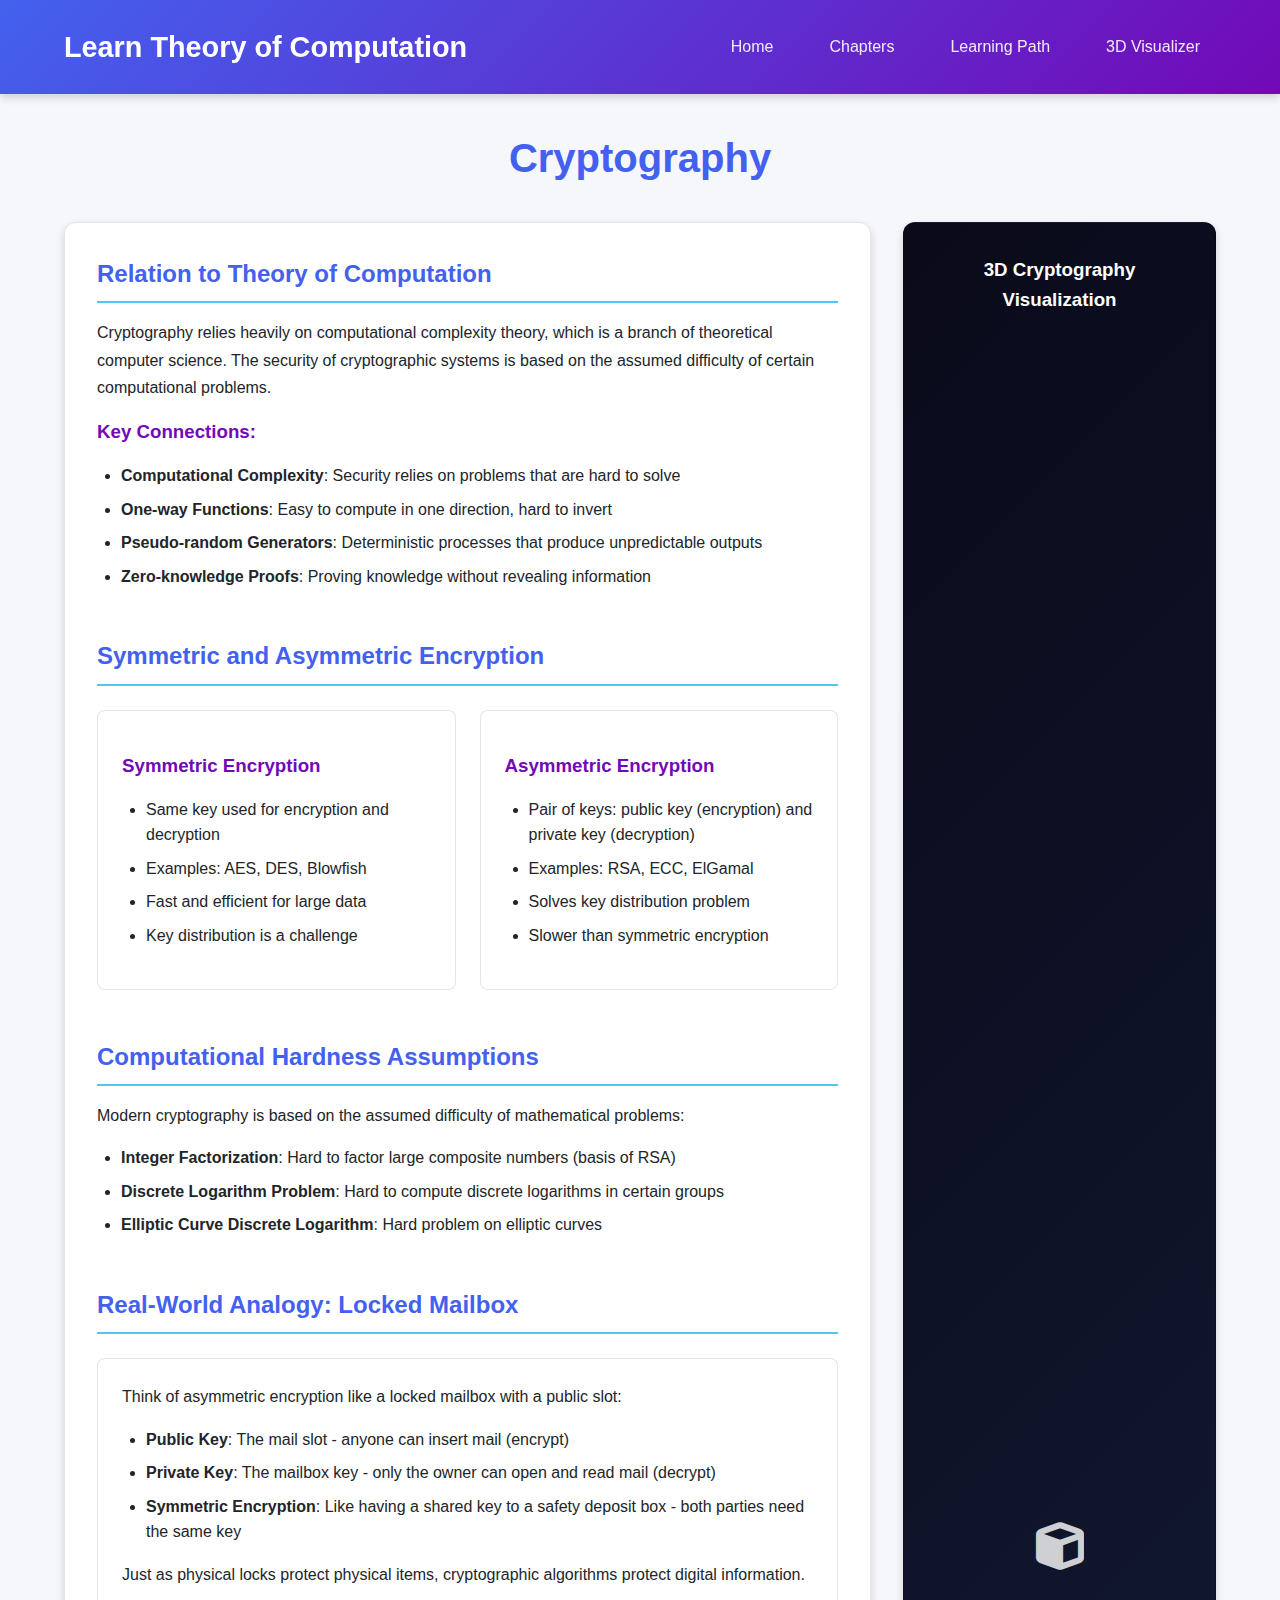
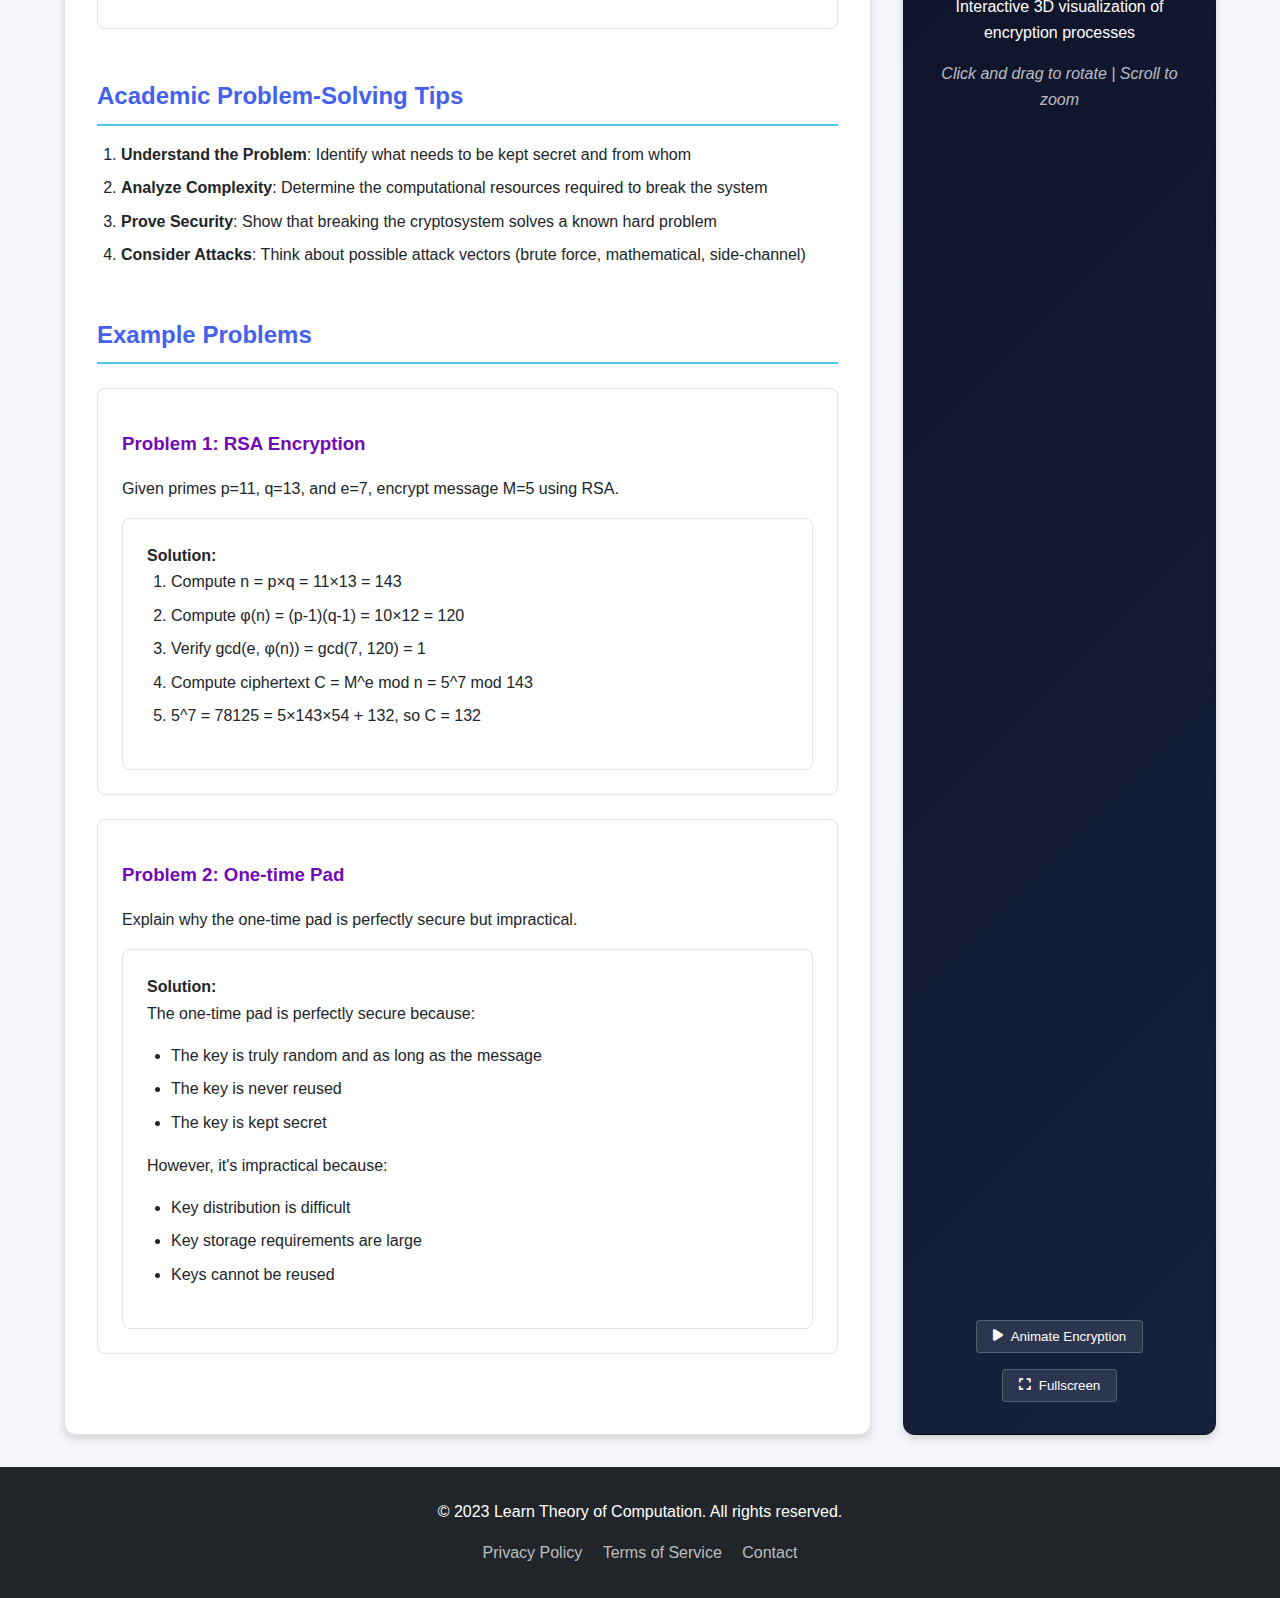
<file: content/cryptography.html>
<!DOCTYPE html>
<html lang="en">
<head>
    <meta charset="UTF-8">
    <meta name="viewport" content="width=device-width, initial-scale=1.0">
    <title>Cryptography - Theory of Computation</title>
    <link rel="stylesheet" href="../css/styles.css">
    <link rel="stylesheet" href="https://cdnjs.cloudflare.com/ajax/libs/font-awesome/6.4.0/css/all.min.css">
</head>
<body>
    <header>
        <div class="container">
            <h1><a href="../index.html" style="color: white; text-decoration: none;">Learn Theory of Computation</a></h1>
            <nav>
                <ul>
                    <li><a href="../index.html">Home</a></li>
                    <li><a href="../index.html#chapters">Chapters</a></li>
                    <li><a href="../index.html#learning-path">Learning Path</a></li>
                    <li><a href="../index.html#visualizer">3D Visualizer</a></li>
                </ul>
            </nav>
        </div>
    </header>

    <main class="topic-content">
        <section class="container">
            <h1>Cryptography</h1>
            
            <div class="content-layout">
                <div class="content-panel">
                    <div class="topic-section">
                        <h2>Relation to Theory of Computation</h2>
                        <p>Cryptography relies heavily on computational complexity theory, which is a branch of theoretical computer science. The security of cryptographic systems is based on the assumed difficulty of certain computational problems.</p>
                        
                        <h3>Key Connections:</h3>
                        <ul>
                            <li><strong>Computational Complexity</strong>: Security relies on problems that are hard to solve</li>
                            <li><strong>One-way Functions</strong>: Easy to compute in one direction, hard to invert</li>
                            <li><strong>Pseudo-random Generators</strong>: Deterministic processes that produce unpredictable outputs</li>
                            <li><strong>Zero-knowledge Proofs</strong>: Proving knowledge without revealing information</li>
                        </ul>
                    </div>

                    <div class="topic-section">
                        <h2>Symmetric and Asymmetric Encryption</h2>
                        
                        <div class="crypto-types">
                            <div class="crypto-type">
                                <h3>Symmetric Encryption</h3>
                                <ul>
                                    <li>Same key used for encryption and decryption</li>
                                    <li>Examples: AES, DES, Blowfish</li>
                                    <li>Fast and efficient for large data</li>
                                    <li>Key distribution is a challenge</li>
                                </ul>
                            </div>
                            
                            <div class="crypto-type">
                                <h3>Asymmetric Encryption</h3>
                                <ul>
                                    <li>Pair of keys: public key (encryption) and private key (decryption)</li>
                                    <li>Examples: RSA, ECC, ElGamal</li>
                                    <li>Solves key distribution problem</li>
                                    <li>Slower than symmetric encryption</li>
                                </ul>
                            </div>
                        </div>
                    </div>

                    <div class="topic-section">
                        <h2>Computational Hardness Assumptions</h2>
                        <p>Modern cryptography is based on the assumed difficulty of mathematical problems:</p>
                        <ul>
                            <li><strong>Integer Factorization</strong>: Hard to factor large composite numbers (basis of RSA)</li>
                            <li><strong>Discrete Logarithm Problem</strong>: Hard to compute discrete logarithms in certain groups</li>
                            <li><strong>Elliptic Curve Discrete Logarithm</strong>: Hard problem on elliptic curves</li>
                        </ul>
                    </div>

                    <div class="topic-section">
                        <h2>Real-World Analogy: Locked Mailbox</h2>
                        <div class="analogy">
                            <p>Think of asymmetric encryption like a locked mailbox with a public slot:</p>
                            <ul>
                                <li><strong>Public Key</strong>: The mail slot - anyone can insert mail (encrypt)</li>
                                <li><strong>Private Key</strong>: The mailbox key - only the owner can open and read mail (decrypt)</li>
                                <li><strong>Symmetric Encryption</strong>: Like having a shared key to a safety deposit box - both parties need the same key</li>
                            </ul>
                            <p>Just as physical locks protect physical items, cryptographic algorithms protect digital information.</p>
                        </div>
                    </div>

                    <div class="topic-section">
                        <h2>Academic Problem-Solving Tips</h2>
                        <ol>
                            <li><strong>Understand the Problem</strong>: Identify what needs to be kept secret and from whom</li>
                            <li><strong>Analyze Complexity</strong>: Determine the computational resources required to break the system</li>
                            <li><strong>Prove Security</strong>: Show that breaking the cryptosystem solves a known hard problem</li>
                            <li><strong>Consider Attacks</strong>: Think about possible attack vectors (brute force, mathematical, side-channel)</li>
                        </ol>
                    </div>

                    <div class="topic-section">
                        <h2>Example Problems</h2>
                        <div class="problem">
                            <h3>Problem 1: RSA Encryption</h3>
                            <p>Given primes p=11, q=13, and e=7, encrypt message M=5 using RSA.</p>
                            <div class="solution">
                                <h4>Solution:</h4>
                                <ol>
                                    <li>Compute n = p×q = 11×13 = 143</li>
                                    <li>Compute φ(n) = (p-1)(q-1) = 10×12 = 120</li>
                                    <li>Verify gcd(e, φ(n)) = gcd(7, 120) = 1</li>
                                    <li>Compute ciphertext C = M^e mod n = 5^7 mod 143</li>
                                    <li>5^7 = 78125 = 5×143×54 + 132, so C = 132</li>
                                </ol>
                            </div>
                        </div>
                        
                        <div class="problem">
                            <h3>Problem 2: One-time Pad</h3>
                            <p>Explain why the one-time pad is perfectly secure but impractical.</p>
                            <div class="solution">
                                <h4>Solution:</h4>
                                <p>The one-time pad is perfectly secure because:
                                    <ul>
                                        <li>The key is truly random and as long as the message</li>
                                        <li>The key is never reused</li>
                                        <li>The key is kept secret</li>
                                    </ul>
                                </p>
                                <p>However, it's impractical because:
                                    <ul>
                                        <li>Key distribution is difficult</li>
                                        <li>Key storage requirements are large</li>
                                        <li>Keys cannot be reused</li>
                                    </ul>
                                </p>
                            </div>
                        </div>
                    </div>
                </div>
                
                <div class="visualization-panel">
                    <h3>3D Cryptography Visualization</h3>
                    <div class="visualization-placeholder">
                        <i class="fas fa-cube fa-3x"></i>
                        <p>Interactive 3D visualization of encryption processes</p>
                        <p class="instructions">Click and drag to rotate | Scroll to zoom</p>
                    </div>
                    <div class="visualization-controls">
                        <button class="control-btn"><i class="fas fa-play"></i> Animate Encryption</button>
                        <button class="control-btn"><i class="fas fa-expand"></i> Fullscreen</button>
                    </div>
                </div>
            </div>
        </section>
    </main>

    <footer>
        <div class="container">
            <p>&copy; 2023 Learn Theory of Computation. All rights reserved.</p>
            <div class="footer-links">
                <a href="#">Privacy Policy</a>
                <a href="#">Terms of Service</a>
                <a href="#">Contact</a>
            </div>
        </div>
    </footer>

    <script src="../js/main.js"></script>
</body>
</html>
</file>
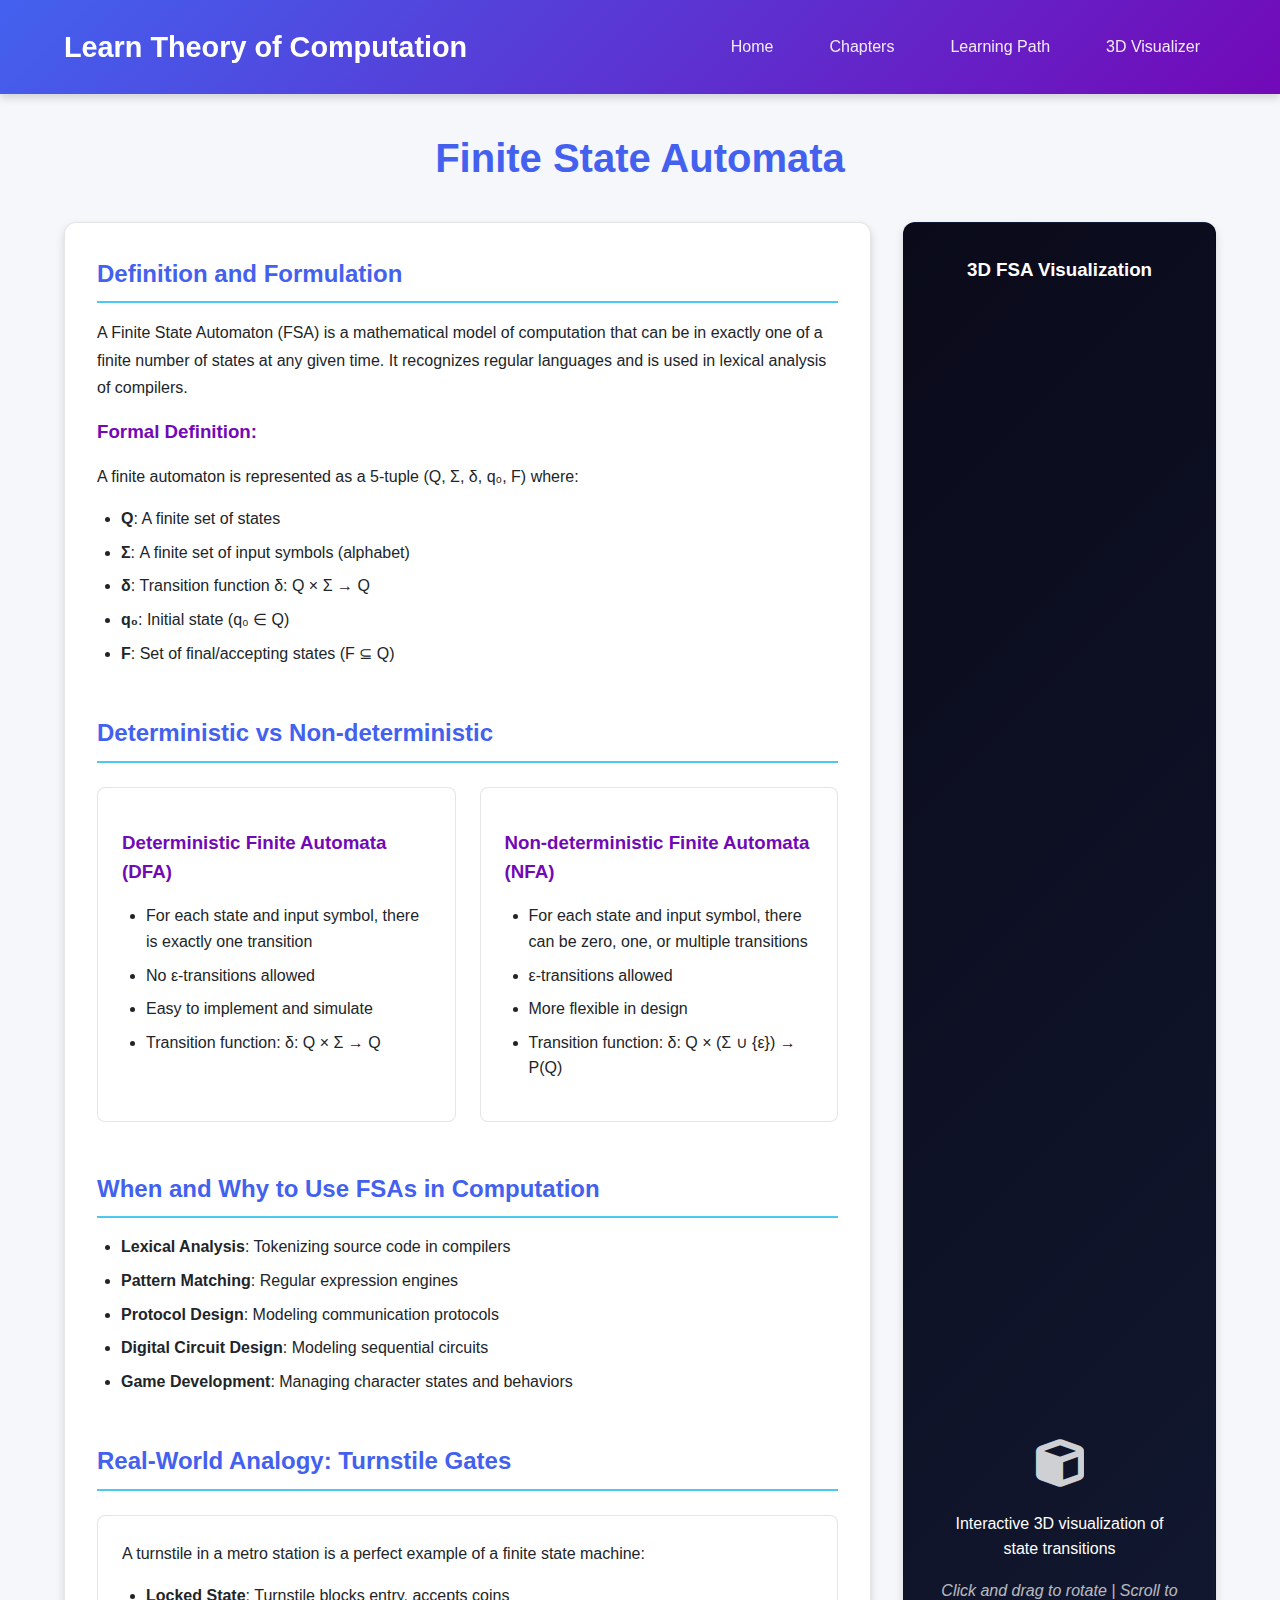
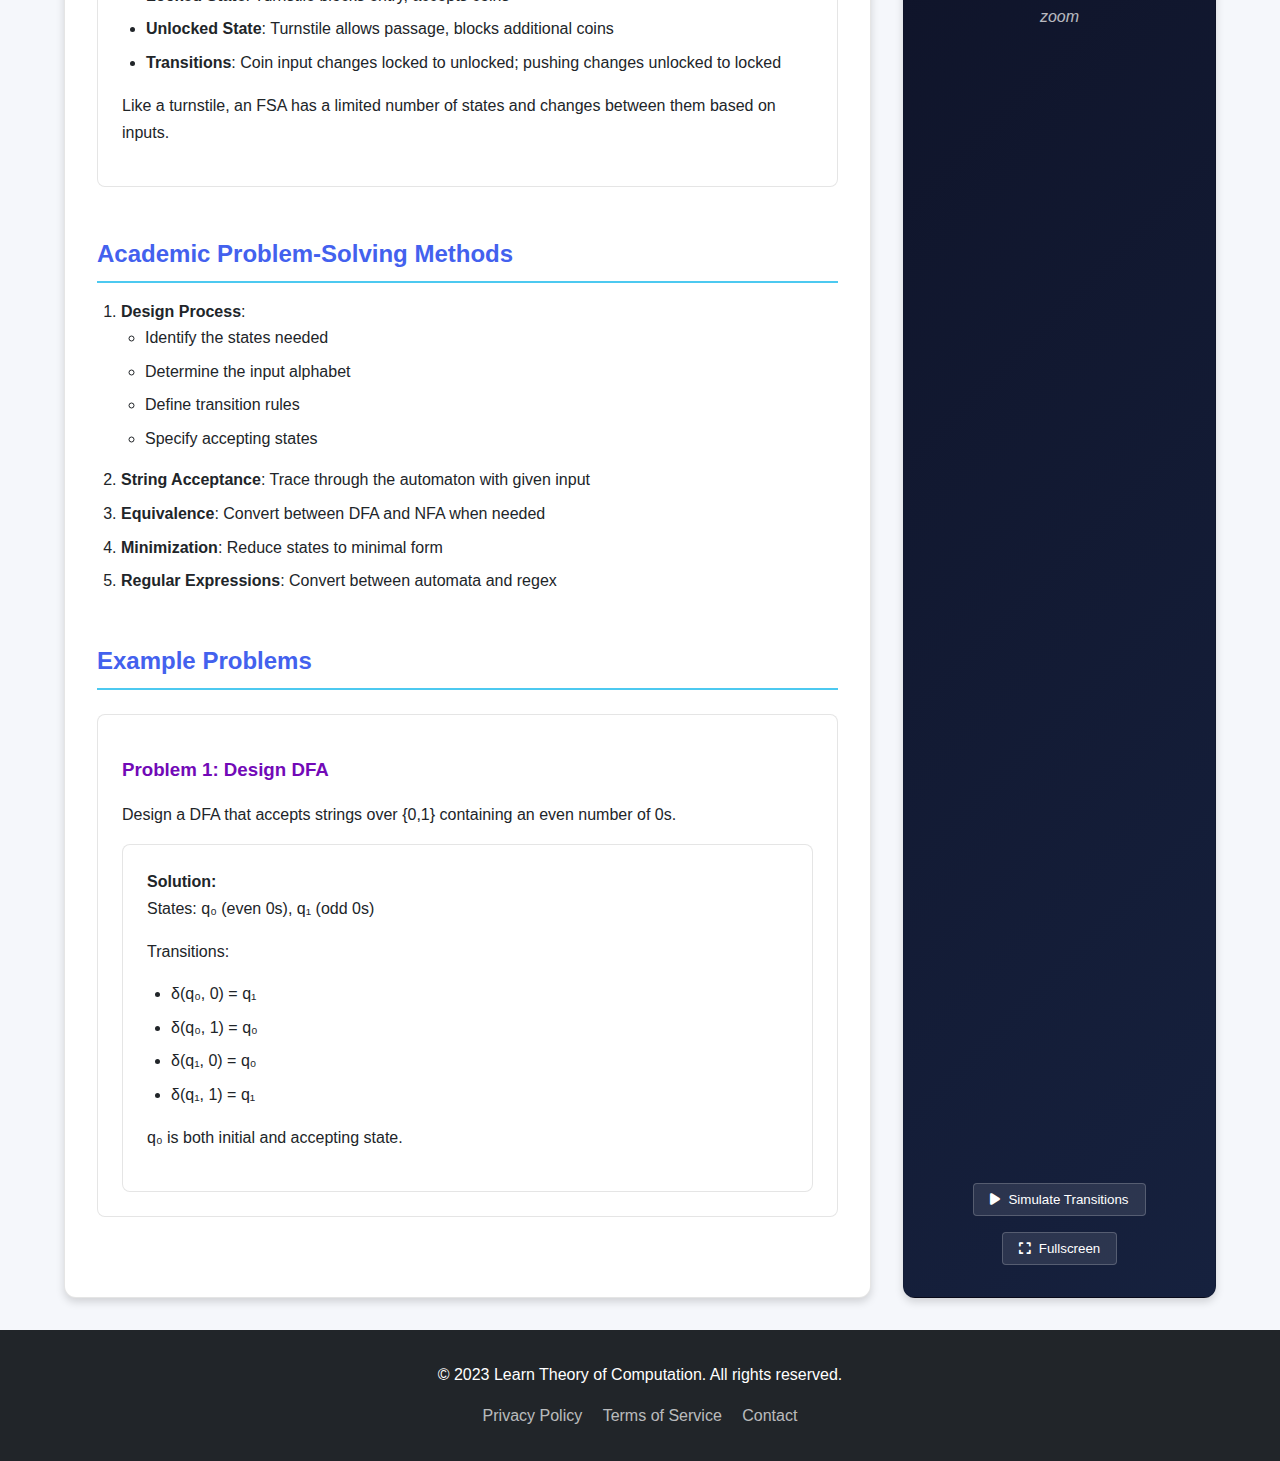
<file: content/fsa.html>
<!DOCTYPE html>
<html lang="en">
<head>
    <meta charset="UTF-8">
    <meta name="viewport" content="width=device-width, initial-scale=1.0">
    <title>Finite State Automata - Theory of Computation</title>
    <link rel="stylesheet" href="../css/styles.css">
    <link rel="stylesheet" href="https://cdnjs.cloudflare.com/ajax/libs/font-awesome/6.4.0/css/all.min.css">
</head>
<body>
    <header>
        <div class="container">
            <h1><a href="../index.html" style="color: white; text-decoration: none;">Learn Theory of Computation</a></h1>
            <nav>
                <ul>
                    <li><a href="../index.html">Home</a></li>
                    <li><a href="../index.html#chapters">Chapters</a></li>
                    <li><a href="../index.html#learning-path">Learning Path</a></li>
                    <li><a href="../index.html#visualizer">3D Visualizer</a></li>
                </ul>
            </nav>
        </div>
    </header>

    <main class="topic-content">
        <section class="container">
            <h1>Finite State Automata</h1>
            
            <div class="content-layout">
                <div class="content-panel">
                    <div class="topic-section">
                        <h2>Definition and Formulation</h2>
                        <p>A Finite State Automaton (FSA) is a mathematical model of computation that can be in exactly one of a finite number of states at any given time. It recognizes regular languages and is used in lexical analysis of compilers.</p>
                        
                        <h3>Formal Definition:</h3>
                        <p>A finite automaton is represented as a 5-tuple (Q, Σ, δ, q₀, F) where:</p>
                        <ul>
                            <li><strong>Q</strong>: A finite set of states</li>
                            <li><strong>Σ</strong>: A finite set of input symbols (alphabet)</li>
                            <li><strong>δ</strong>: Transition function δ: Q × Σ → Q</li>
                            <li><strong>q₀</strong>: Initial state (q₀ ∈ Q)</li>
                            <li><strong>F</strong>: Set of final/accepting states (F ⊆ Q)</li>
                        </ul>
                    </div>

                    <div class="topic-section">
                        <h2>Deterministic vs Non-deterministic</h2>
                        
                        <div class="fsa-types">
                            <div class="fsa-type">
                                <h3>Deterministic Finite Automata (DFA)</h3>
                                <ul>
                                    <li>For each state and input symbol, there is exactly one transition</li>
                                    <li>No ε-transitions allowed</li>
                                    <li>Easy to implement and simulate</li>
                                    <li>Transition function: δ: Q × Σ → Q</li>
                                </ul>
                            </div>
                            
                            <div class="fsa-type">
                                <h3>Non-deterministic Finite Automata (NFA)</h3>
                                <ul>
                                    <li>For each state and input symbol, there can be zero, one, or multiple transitions</li>
                                    <li>ε-transitions allowed</li>
                                    <li>More flexible in design</li>
                                    <li>Transition function: δ: Q × (Σ ∪ {ε}) → P(Q)</li>
                                </ul>
                            </div>
                        </div>
                    </div>

                    <div class="topic-section">
                        <h2>When and Why to Use FSAs in Computation</h2>
                        <ul>
                            <li><strong>Lexical Analysis</strong>: Tokenizing source code in compilers</li>
                            <li><strong>Pattern Matching</strong>: Regular expression engines</li>
                            <li><strong>Protocol Design</strong>: Modeling communication protocols</li>
                            <li><strong>Digital Circuit Design</strong>: Modeling sequential circuits</li>
                            <li><strong>Game Development</strong>: Managing character states and behaviors</li>
                        </ul>
                    </div>

                    <div class="topic-section">
                        <h2>Real-World Analogy: Turnstile Gates</h2>
                        <div class="analogy">
                            <p>A turnstile in a metro station is a perfect example of a finite state machine:</p>
                            <ul>
                                <li><strong>Locked State</strong>: Turnstile blocks entry, accepts coins</li>
                                <li><strong>Unlocked State</strong>: Turnstile allows passage, blocks additional coins</li>
                                <li><strong>Transitions</strong>: Coin input changes locked to unlocked; pushing changes unlocked to locked</li>
                            </ul>
                            <p>Like a turnstile, an FSA has a limited number of states and changes between them based on inputs.</p>
                        </div>
                    </div>

                    <div class="topic-section">
                        <h2>Academic Problem-Solving Methods</h2>
                        <ol>
                            <li><strong>Design Process</strong>:
                                <ul>
                                    <li>Identify the states needed</li>
                                    <li>Determine the input alphabet</li>
                                    <li>Define transition rules</li>
                                    <li>Specify accepting states</li>
                                </ul>
                            </li>
                            <li><strong>String Acceptance</strong>: Trace through the automaton with given input</li>
                            <li><strong>Equivalence</strong>: Convert between DFA and NFA when needed</li>
                            <li><strong>Minimization</strong>: Reduce states to minimal form</li>
                            <li><strong>Regular Expressions</strong>: Convert between automata and regex</li>
                        </ol>
                    </div>

                    <div class="topic-section">
                        <h2>Example Problems</h2>
                        <div class="problem">
                            <h3>Problem 1: Design DFA</h3>
                            <p>Design a DFA that accepts strings over {0,1} containing an even number of 0s.</p>
                            <div class="solution">
                                <h4>Solution:</h4>
                                <p>States: q₀ (even 0s), q₁ (odd 0s)</p>
                                <p>Transitions: 
                                    <ul>
                                        <li>δ(q₀, 0) = q₁</li>
                                        <li>δ(q₀, 1) = q₀</li>
                                        <li>δ(q₁, 0) = q₀</li>
                                        <li>δ(q₁, 1) = q₁</li>
                                    </ul>
                                </p>
                                <p>q₀ is both initial and accepting state.</p>
                            </div>
                        </div>
                    </div>
                </div>
                
                <div class="visualization-panel">
                    <h3>3D FSA Visualization</h3>
                    <div class="visualization-placeholder">
                        <i class="fas fa-cube fa-3x"></i>
                        <p>Interactive 3D visualization of state transitions</p>
                        <p class="instructions">Click and drag to rotate | Scroll to zoom</p>
                    </div>
                    <div class="visualization-controls">
                        <button class="control-btn"><i class="fas fa-play"></i> Simulate Transitions</button>
                        <button class="control-btn"><i class="fas fa-expand"></i> Fullscreen</button>
                    </div>
                </div>
            </div>
        </section>
    </main>

    <footer>
        <div class="container">
            <p>&copy; 2023 Learn Theory of Computation. All rights reserved.</p>
            <div class="footer-links">
                <a href="#">Privacy Policy</a>
                <a href="#">Terms of Service</a>
                <a href="#">Contact</a>
            </div>
        </div>
    </footer>

    <script src="../js/main.js"></script>
</body>
</html>
</file>
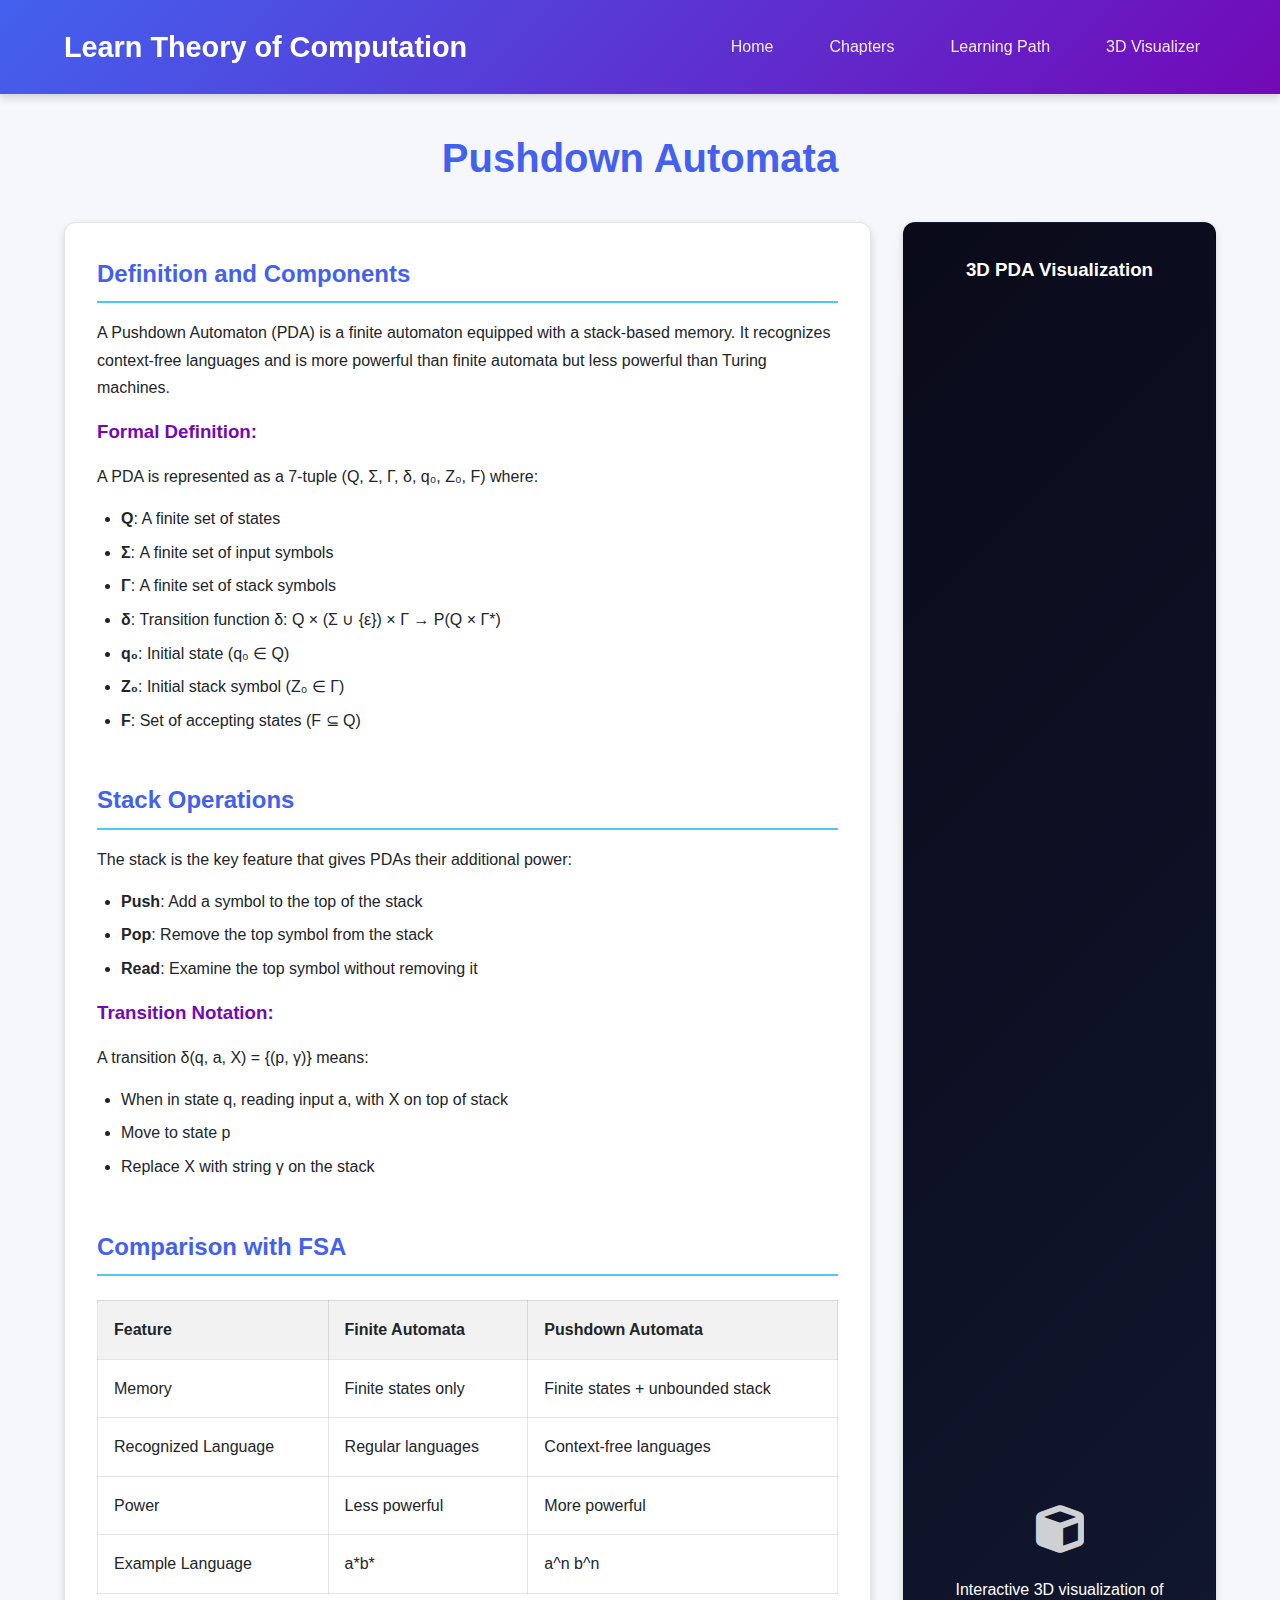
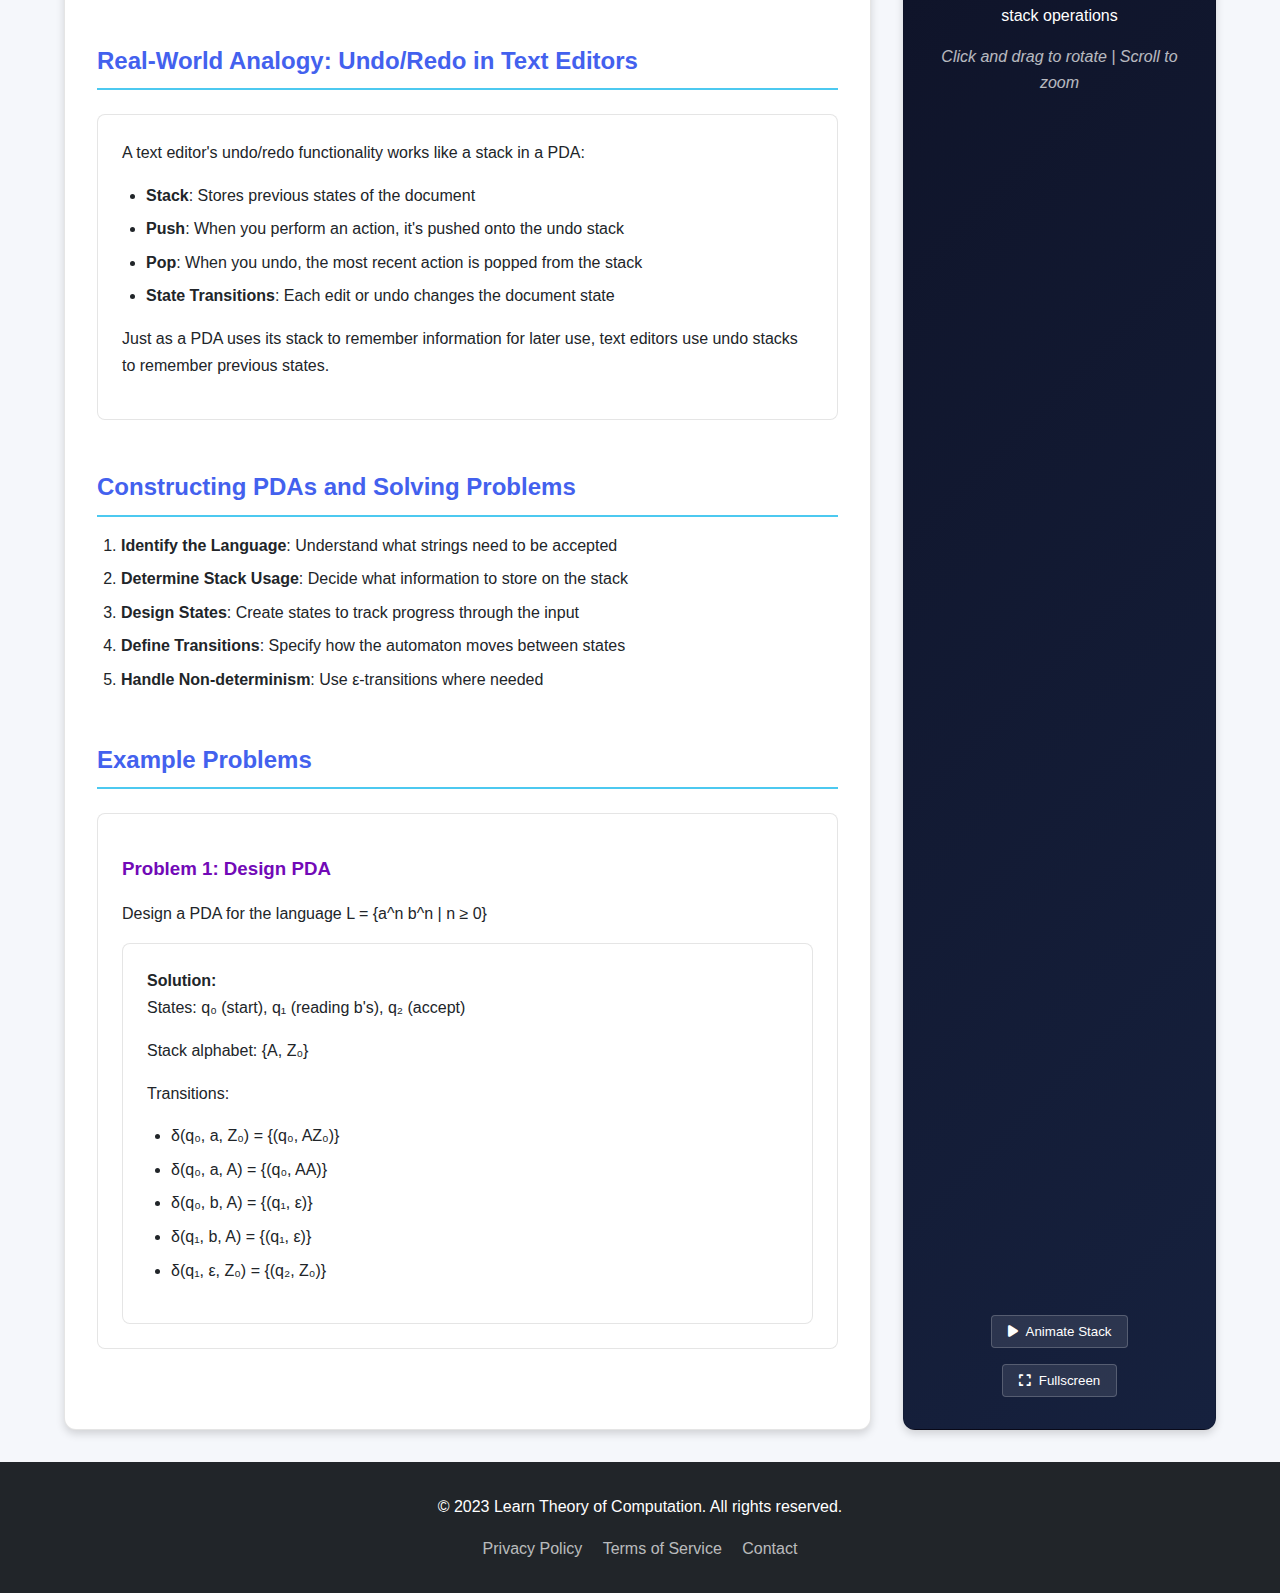
<file: content/pda.html>
<!DOCTYPE html>
<html lang="en">
<head>
    <meta charset="UTF-8">
    <meta name="viewport" content="width=device-width, initial-scale=1.0">
    <title>Pushdown Automata - Theory of Computation</title>
    <link rel="stylesheet" href="../css/styles.css">
    <link rel="stylesheet" href="https://cdnjs.cloudflare.com/ajax/libs/font-awesome/6.4.0/css/all.min.css">
</head>
<body>
    <header>
        <div class="container">
            <h1><a href="../index.html" style="color: white; text-decoration: none;">Learn Theory of Computation</a></h1>
            <nav>
                <ul>
                    <li><a href="../index.html">Home</a></li>
                    <li><a href="../index.html#chapters">Chapters</a></li>
                    <li><a href="../index.html#learning-path">Learning Path</a></li>
                    <li><a href="../index.html#visualizer">3D Visualizer</a></li>
                </ul>
            </nav>
        </div>
    </header>

    <main class="topic-content">
        <section class="container">
            <h1>Pushdown Automata</h1>
            
            <div class="content-layout">
                <div class="content-panel">
                    <div class="topic-section">
                        <h2>Definition and Components</h2>
                        <p>A Pushdown Automaton (PDA) is a finite automaton equipped with a stack-based memory. It recognizes context-free languages and is more powerful than finite automata but less powerful than Turing machines.</p>
                        
                        <h3>Formal Definition:</h3>
                        <p>A PDA is represented as a 7-tuple (Q, Σ, Γ, δ, q₀, Z₀, F) where:</p>
                        <ul>
                            <li><strong>Q</strong>: A finite set of states</li>
                            <li><strong>Σ</strong>: A finite set of input symbols</li>
                            <li><strong>Γ</strong>: A finite set of stack symbols</li>
                            <li><strong>δ</strong>: Transition function δ: Q × (Σ ∪ {ε}) × Γ → P(Q × Γ*)</li>
                            <li><strong>q₀</strong>: Initial state (q₀ ∈ Q)</li>
                            <li><strong>Z₀</strong>: Initial stack symbol (Z₀ ∈ Γ)</li>
                            <li><strong>F</strong>: Set of accepting states (F ⊆ Q)</li>
                        </ul>
                    </div>

                    <div class="topic-section">
                        <h2>Stack Operations</h2>
                        <p>The stack is the key feature that gives PDAs their additional power:</p>
                        <ul>
                            <li><strong>Push</strong>: Add a symbol to the top of the stack</li>
                            <li><strong>Pop</strong>: Remove the top symbol from the stack</li>
                            <li><strong>Read</strong>: Examine the top symbol without removing it</li>
                        </ul>
                        
                        <h3>Transition Notation:</h3>
                        <p>A transition δ(q, a, X) = {(p, γ)} means:</p>
                        <ul>
                            <li>When in state q, reading input a, with X on top of stack</li>
                            <li>Move to state p</li>
                            <li>Replace X with string γ on the stack</li>
                        </ul>
                    </div>

                    <div class="topic-section">
                        <h2>Comparison with FSA</h2>
                        <table>
                            <tr>
                                <th>Feature</th>
                                <th>Finite Automata</th>
                                <th>Pushdown Automata</th>
                            </tr>
                            <tr>
                                <td>Memory</td>
                                <td>Finite states only</td>
                                <td>Finite states + unbounded stack</td>
                            </tr>
                            <tr>
                                <td>Recognized Language</td>
                                <td>Regular languages</td>
                                <td>Context-free languages</td>
                            </tr>
                            <tr>
                                <td>Power</td>
                                <td>Less powerful</td>
                                <td>More powerful</td>
                            </tr>
                            <tr>
                                <td>Example Language</td>
                                <td>a*b*</td>
                                <td>a^n b^n</td>
                            </tr>
                        </table>
                    </div>

                    <div class="topic-section">
                        <h2>Real-World Analogy: Undo/Redo in Text Editors</h2>
                        <div class="analogy">
                            <p>A text editor's undo/redo functionality works like a stack in a PDA:</p>
                            <ul>
                                <li><strong>Stack</strong>: Stores previous states of the document</li>
                                <li><strong>Push</strong>: When you perform an action, it's pushed onto the undo stack</li>
                                <li><strong>Pop</strong>: When you undo, the most recent action is popped from the stack</li>
                                <li><strong>State Transitions</strong>: Each edit or undo changes the document state</li>
                            </ul>
                            <p>Just as a PDA uses its stack to remember information for later use, text editors use undo stacks to remember previous states.</p>
                        </div>
                    </div>

                    <div class="topic-section">
                        <h2>Constructing PDAs and Solving Problems</h2>
                        <ol>
                            <li><strong>Identify the Language</strong>: Understand what strings need to be accepted</li>
                            <li><strong>Determine Stack Usage</strong>: Decide what information to store on the stack</li>
                            <li><strong>Design States</strong>: Create states to track progress through the input</li>
                            <li><strong>Define Transitions</strong>: Specify how the automaton moves between states</li>
                            <li><strong>Handle Non-determinism</strong>: Use ε-transitions where needed</li>
                        </ol>
                    </div>

                    <div class="topic-section">
                        <h2>Example Problems</h2>
                        <div class="problem">
                            <h3>Problem 1: Design PDA</h3>
                            <p>Design a PDA for the language L = {a^n b^n | n ≥ 0}</p>
                            <div class="solution">
                                <h4>Solution:</h4>
                                <p>States: q₀ (start), q₁ (reading b's), q₂ (accept)</p>
                                <p>Stack alphabet: {A, Z₀}</p>
                                <p>Transitions:
                                    <ul>
                                        <li>δ(q₀, a, Z₀) = {(q₀, AZ₀)}</li>
                                        <li>δ(q₀, a, A) = {(q₀, AA)}</li>
                                        <li>δ(q₀, b, A) = {(q₁, ε)}</li>
                                        <li>δ(q₁, b, A) = {(q₁, ε)}</li>
                                        <li>δ(q₁, ε, Z₀) = {(q₂, Z₀)}</li>
                                    </ul>
                                </p>
                            </div>
                        </div>
                    </div>
                </div>
                
                <div class="visualization-panel">
                    <h3>3D PDA Visualization</h3>
                    <div class="visualization-placeholder">
                        <i class="fas fa-cube fa-3x"></i>
                        <p>Interactive 3D visualization of stack operations</p>
                        <p class="instructions">Click and drag to rotate | Scroll to zoom</p>
                    </div>
                    <div class="visualization-controls">
                        <button class="control-btn"><i class="fas fa-play"></i> Animate Stack</button>
                        <button class="control-btn"><i class="fas fa-expand"></i> Fullscreen</button>
                    </div>
                </div>
            </div>
        </section>
    </main>

    <footer>
        <div class="container">
            <p>&copy; 2023 Learn Theory of Computation. All rights reserved.</p>
            <div class="footer-links">
                <a href="#">Privacy Policy</a>
                <a href="#">Terms of Service</a>
                <a href="#">Contact</a>
            </div>
        </div>
    </footer>

    <script src="../js/main.js"></script>
</body>
</html>
</file>
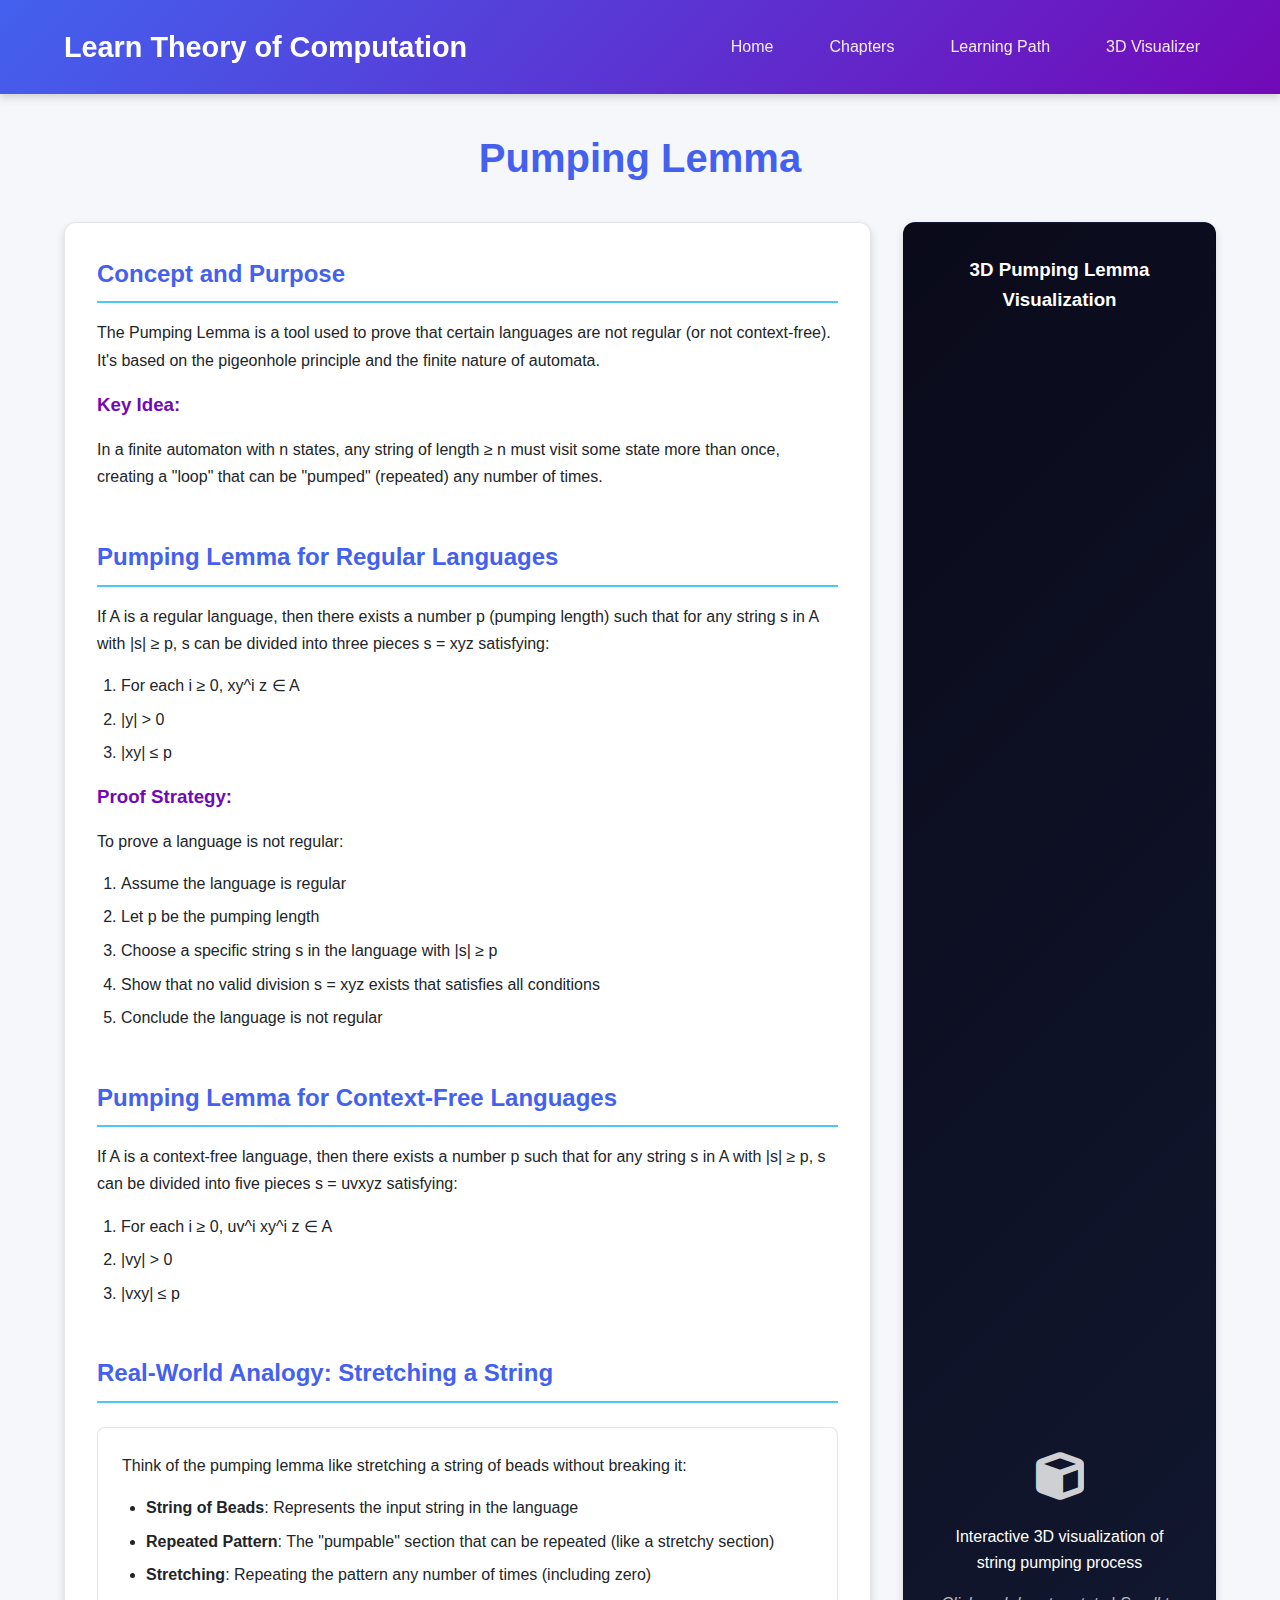
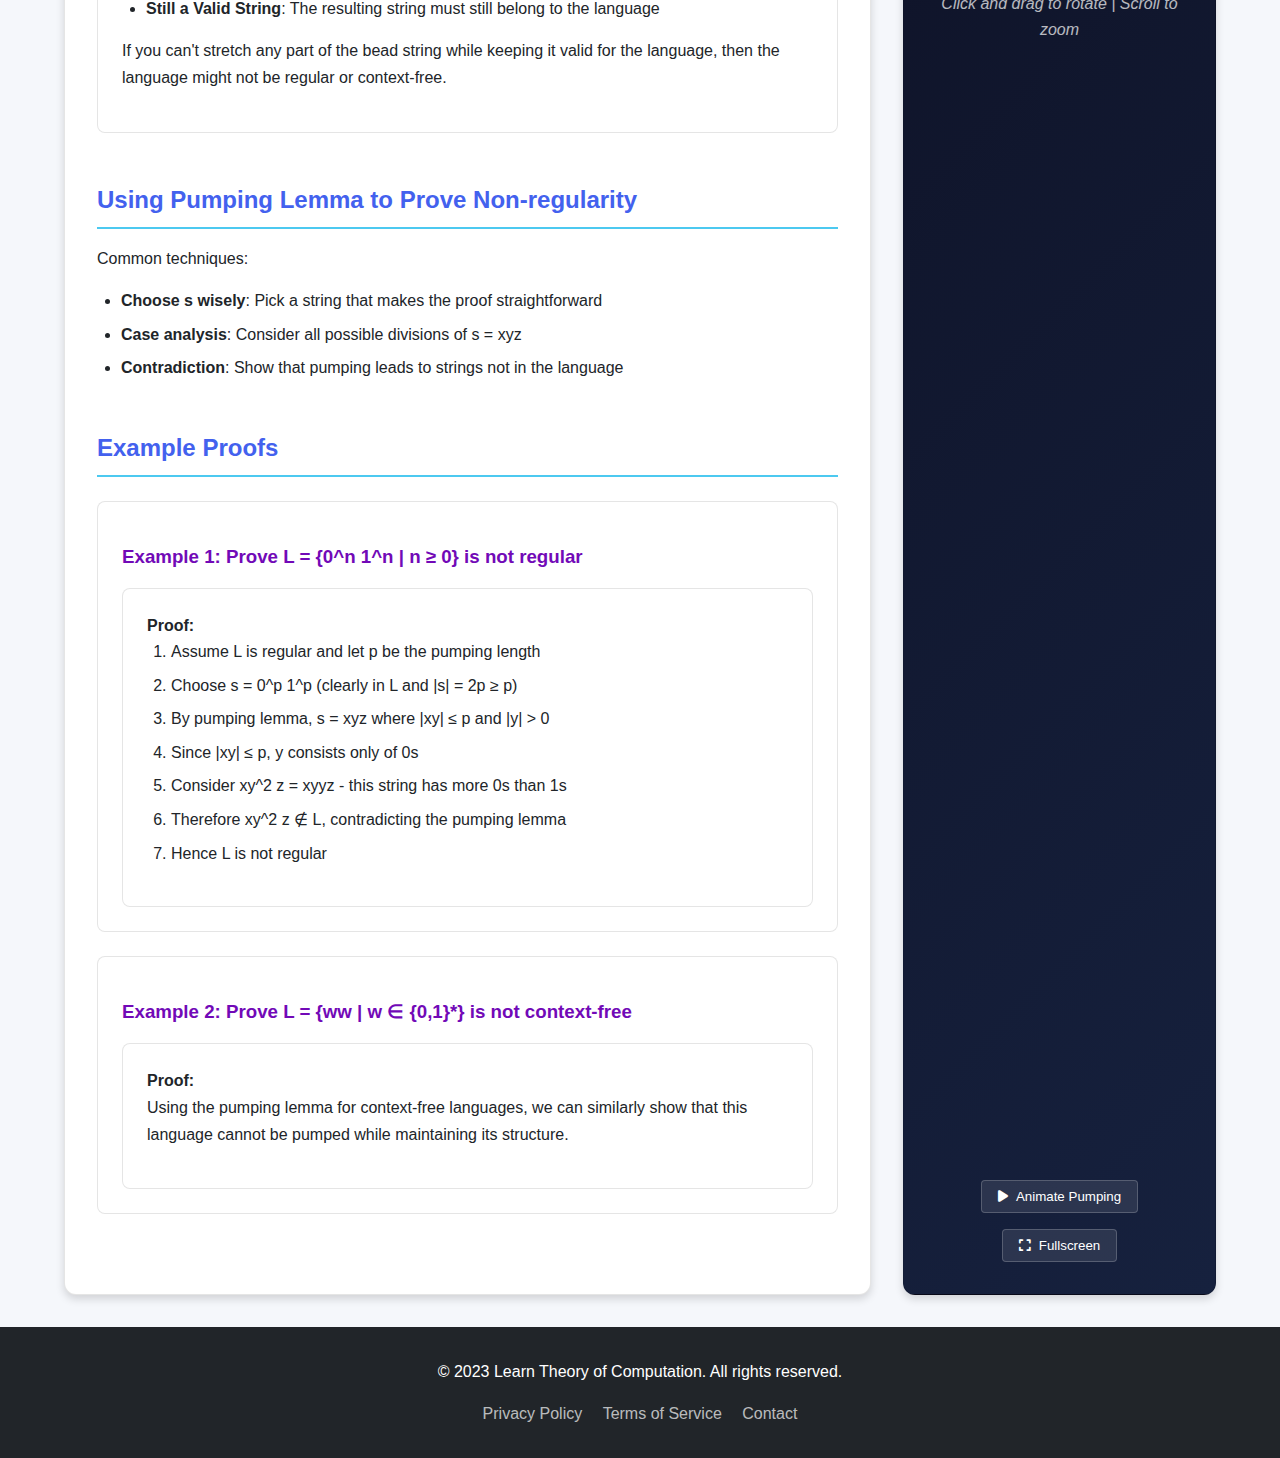
<file: content/pumping-lemma.html>
<!DOCTYPE html>
<html lang="en">
<head>
    <meta charset="UTF-8">
    <meta name="viewport" content="width=device-width, initial-scale=1.0">
    <title>Pumping Lemma - Theory of Computation</title>
    <link rel="stylesheet" href="../css/styles.css">
    <link rel="stylesheet" href="https://cdnjs.cloudflare.com/ajax/libs/font-awesome/6.4.0/css/all.min.css">
</head>
<body>
    <header>
        <div class="container">
            <h1><a href="../index.html" style="color: white; text-decoration: none;">Learn Theory of Computation</a></h1>
            <nav>
                <ul>
                    <li><a href="../index.html">Home</a></li>
                    <li><a href="../index.html#chapters">Chapters</a></li>
                    <li><a href="../index.html#learning-path">Learning Path</a></li>
                    <li><a href="../index.html#visualizer">3D Visualizer</a></li>
                </ul>
            </nav>
        </div>
    </header>

    <main class="topic-content">
        <section class="container">
            <h1>Pumping Lemma</h1>
            
            <div class="content-layout">
                <div class="content-panel">
                    <div class="topic-section">
                        <h2>Concept and Purpose</h2>
                        <p>The Pumping Lemma is a tool used to prove that certain languages are not regular (or not context-free). It's based on the pigeonhole principle and the finite nature of automata.</p>
                        
                        <h3>Key Idea:</h3>
                        <p>In a finite automaton with n states, any string of length ≥ n must visit some state more than once, creating a "loop" that can be "pumped" (repeated) any number of times.</p>
                    </div>

                    <div class="topic-section">
                        <h2>Pumping Lemma for Regular Languages</h2>
                        <p>If A is a regular language, then there exists a number p (pumping length) such that for any string s in A with |s| ≥ p, s can be divided into three pieces s = xyz satisfying:</p>
                        <ol>
                            <li>For each i ≥ 0, xy^i z ∈ A</li>
                            <li>|y| > 0</li>
                            <li>|xy| ≤ p</li>
                        </ol>
                        
                        <h3>Proof Strategy:</h3>
                        <p>To prove a language is not regular:</p>
                        <ol>
                            <li>Assume the language is regular</li>
                            <li>Let p be the pumping length</li>
                            <li>Choose a specific string s in the language with |s| ≥ p</li>
                            <li>Show that no valid division s = xyz exists that satisfies all conditions</li>
                            <li>Conclude the language is not regular</li>
                        </ol>
                    </div>

                    <div class="topic-section">
                        <h2>Pumping Lemma for Context-Free Languages</h2>
                        <p>If A is a context-free language, then there exists a number p such that for any string s in A with |s| ≥ p, s can be divided into five pieces s = uvxyz satisfying:</p>
                        <ol>
                            <li>For each i ≥ 0, uv^i xy^i z ∈ A</li>
                            <li>|vy| > 0</li>
                            <li>|vxy| ≤ p</li>
                        </ol>
                    </div>

                    <div class="topic-section">
                        <h2>Real-World Analogy: Stretching a String</h2>
                        <div class="analogy">
                            <p>Think of the pumping lemma like stretching a string of beads without breaking it:</p>
                            <ul>
                                <li><strong>String of Beads</strong>: Represents the input string in the language</li>
                                <li><strong>Repeated Pattern</strong>: The "pumpable" section that can be repeated (like a stretchy section)</li>
                                <li><strong>Stretching</strong>: Repeating the pattern any number of times (including zero)</li>
                                <li><strong>Still a Valid String</strong>: The resulting string must still belong to the language</li>
                            </ul>
                            <p>If you can't stretch any part of the bead string while keeping it valid for the language, then the language might not be regular or context-free.</p>
                        </div>
                    </div>

                    <div class="topic-section">
                        <h2>Using Pumping Lemma to Prove Non-regularity</h2>
                        <p>Common techniques:</p>
                        <ul>
                            <li><strong>Choose s wisely</strong>: Pick a string that makes the proof straightforward</li>
                            <li><strong>Case analysis</strong>: Consider all possible divisions of s = xyz</li>
                            <li><strong>Contradiction</strong>: Show that pumping leads to strings not in the language</li>
                        </ul>
                    </div>

                    <div class="topic-section">
                        <h2>Example Proofs</h2>
                        <div class="problem">
                            <h3>Example 1: Prove L = {0^n 1^n | n ≥ 0} is not regular</h3>
                            <div class="solution">
                                <h4>Proof:</h4>
                                <ol>
                                    <li>Assume L is regular and let p be the pumping length</li>
                                    <li>Choose s = 0^p 1^p (clearly in L and |s| = 2p ≥ p)</li>
                                    <li>By pumping lemma, s = xyz where |xy| ≤ p and |y| > 0</li>
                                    <li>Since |xy| ≤ p, y consists only of 0s</li>
                                    <li>Consider xy^2 z = xyyz - this string has more 0s than 1s</li>
                                    <li>Therefore xy^2 z ∉ L, contradicting the pumping lemma</li>
                                    <li>Hence L is not regular</li>
                                </ol>
                            </div>
                        </div>
                        
                        <div class="problem">
                            <h3>Example 2: Prove L = {ww | w ∈ {0,1}*} is not context-free</h3>
                            <div class="solution">
                                <h4>Proof:</h4>
                                <p>Using the pumping lemma for context-free languages, we can similarly show that this language cannot be pumped while maintaining its structure.</p>
                            </div>
                        </div>
                    </div>
                </div>
                
                <div class="visualization-panel">
                    <h3>3D Pumping Lemma Visualization</h3>
                    <div class="visualization-placeholder">
                        <i class="fas fa-cube fa-3x"></i>
                        <p>Interactive 3D visualization of string pumping process</p>
                        <p class="instructions">Click and drag to rotate | Scroll to zoom</p>
                    </div>
                    <div class="visualization-controls">
                        <button class="control-btn"><i class="fas fa-play"></i> Animate Pumping</button>
                        <button class="control-btn"><i class="fas fa-expand"></i> Fullscreen</button>
                    </div>
                </div>
            </div>
        </section>
    </main>

    <footer>
        <div class="container">
            <p>&copy; 2023 Learn Theory of Computation. All rights reserved.</p>
            <div class="footer-links">
                <a href="#">Privacy Policy</a>
                <a href="#">Terms of Service</a>
                <a href="#">Contact</a>
            </div>
        </div>
    </footer>

    <script src="../js/main.js"></script>
</body>
</html>
</file>
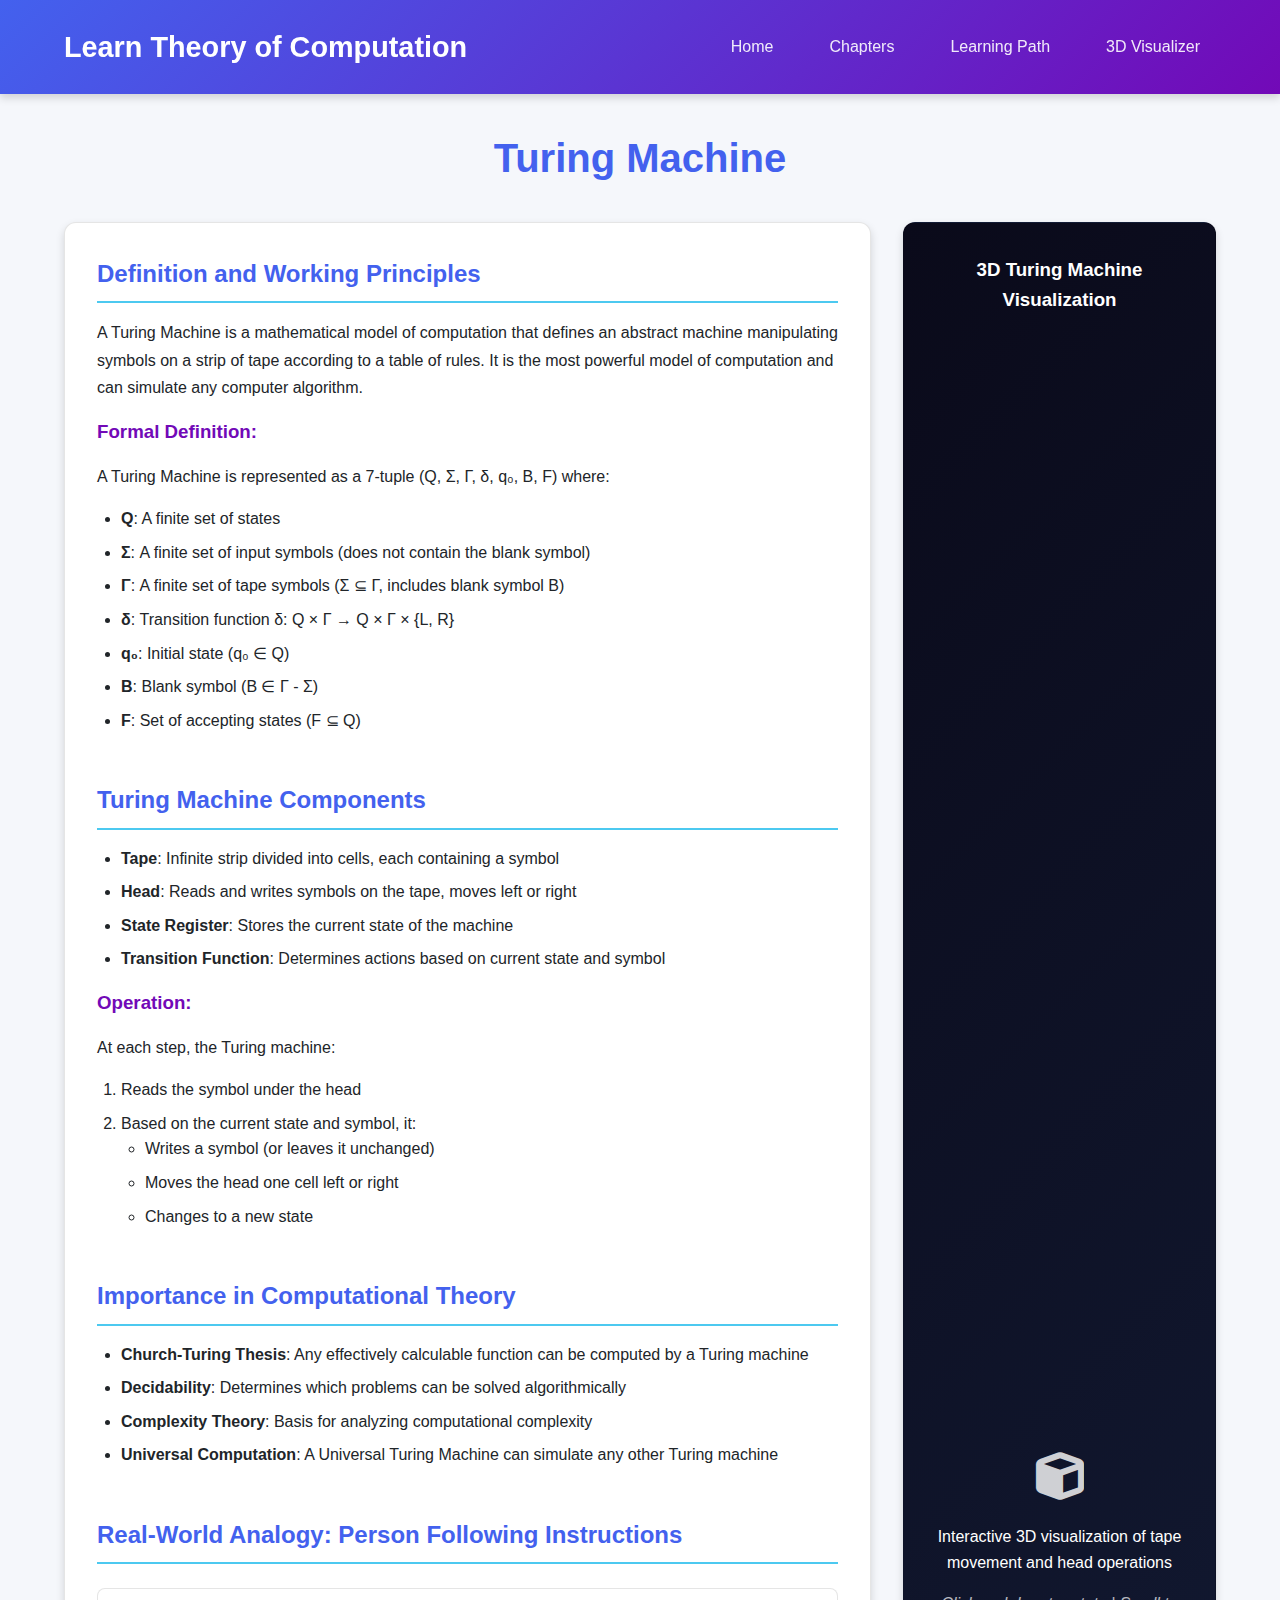
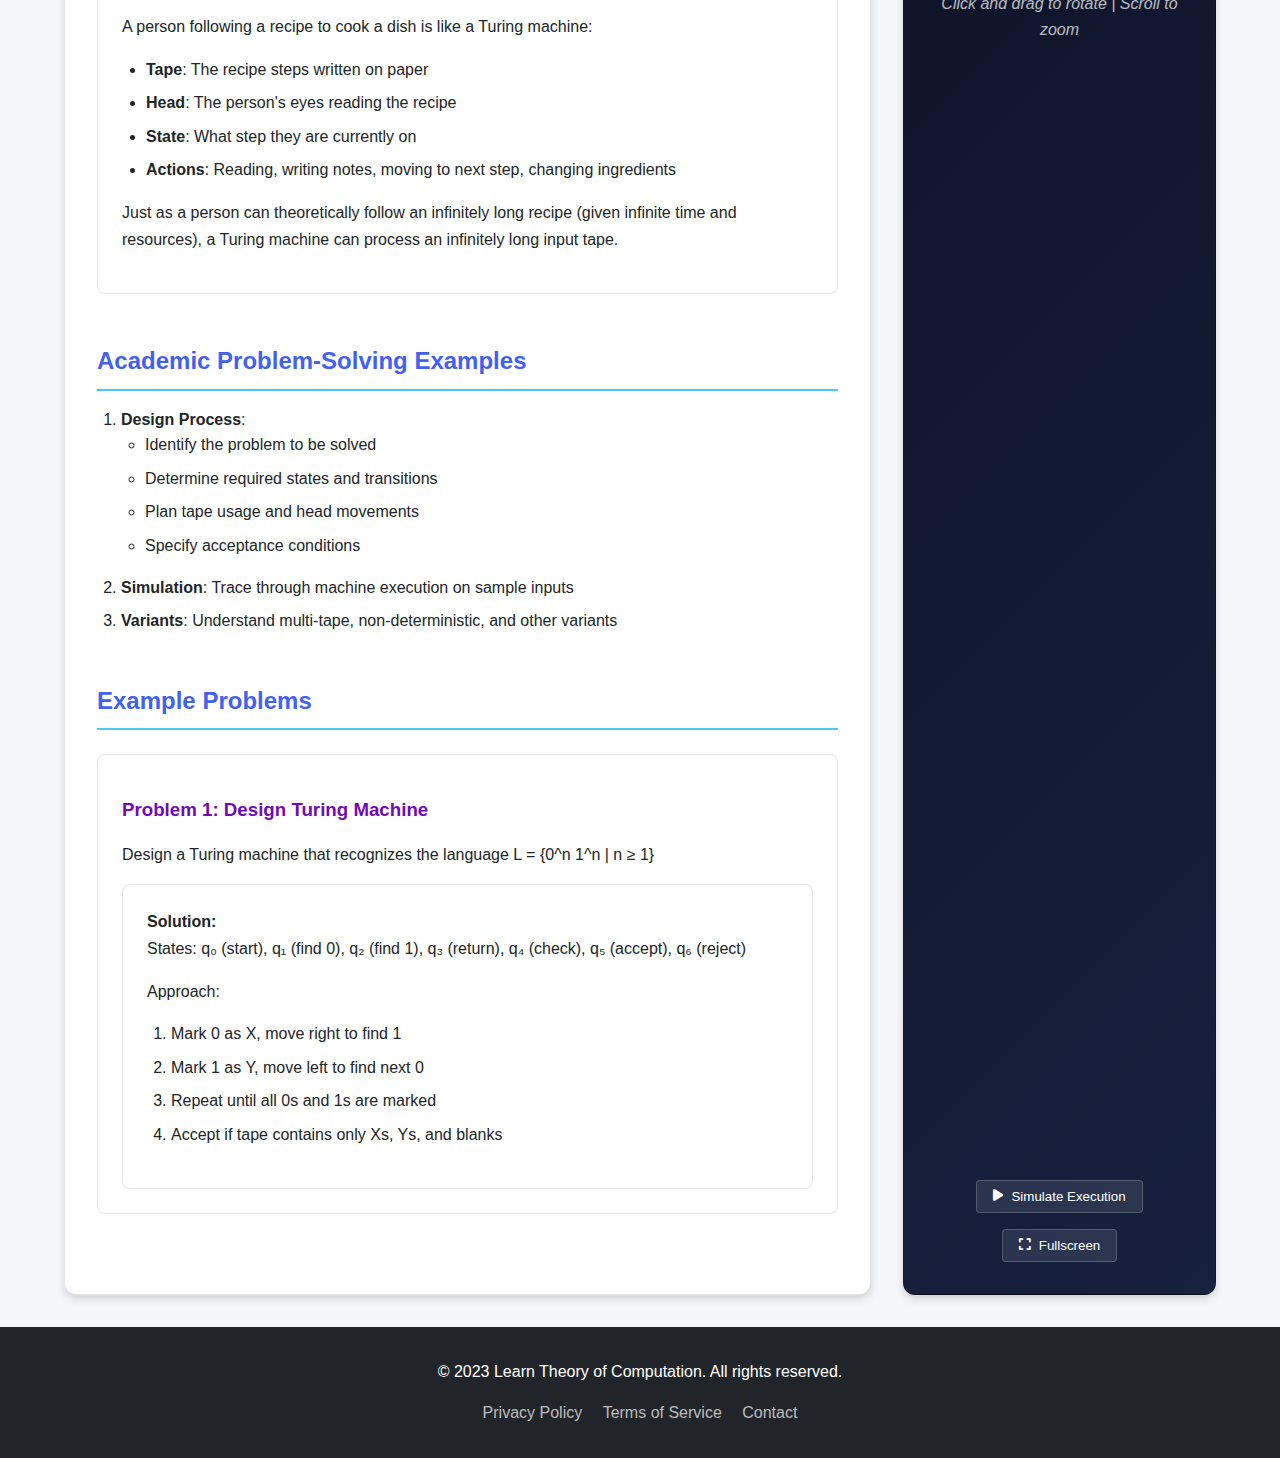
<file: content/turing-machine.html>
<!DOCTYPE html>
<html lang="en">
<head>
    <meta charset="UTF-8">
    <meta name="viewport" content="width=device-width, initial-scale=1.0">
    <title>Turing Machine - Theory of Computation</title>
    <link rel="stylesheet" href="../css/styles.css">
    <link rel="stylesheet" href="https://cdnjs.cloudflare.com/ajax/libs/font-awesome/6.4.0/css/all.min.css">
</head>
<body>
    <header>
        <div class="container">
            <h1><a href="../index.html" style="color: white; text-decoration: none;">Learn Theory of Computation</a></h1>
            <nav>
                <ul>
                    <li><a href="../index.html">Home</a></li>
                    <li><a href="../index.html#chapters">Chapters</a></li>
                    <li><a href="../index.html#learning-path">Learning Path</a></li>
                    <li><a href="../index.html#visualizer">3D Visualizer</a></li>
                </ul>
            </nav>
        </div>
    </header>

    <main class="topic-content">
        <section class="container">
            <h1>Turing Machine</h1>
            
            <div class="content-layout">
                <div class="content-panel">
                    <div class="topic-section">
                        <h2>Definition and Working Principles</h2>
                        <p>A Turing Machine is a mathematical model of computation that defines an abstract machine manipulating symbols on a strip of tape according to a table of rules. It is the most powerful model of computation and can simulate any computer algorithm.</p>
                        
                        <h3>Formal Definition:</h3>
                        <p>A Turing Machine is represented as a 7-tuple (Q, Σ, Γ, δ, q₀, B, F) where:</p>
                        <ul>
                            <li><strong>Q</strong>: A finite set of states</li>
                            <li><strong>Σ</strong>: A finite set of input symbols (does not contain the blank symbol)</li>
                            <li><strong>Γ</strong>: A finite set of tape symbols (Σ ⊆ Γ, includes blank symbol B)</li>
                            <li><strong>δ</strong>: Transition function δ: Q × Γ → Q × Γ × {L, R}</li>
                            <li><strong>q₀</strong>: Initial state (q₀ ∈ Q)</li>
                            <li><strong>B</strong>: Blank symbol (B ∈ Γ - Σ)</li>
                            <li><strong>F</strong>: Set of accepting states (F ⊆ Q)</li>
                        </ul>
                    </div>

                    <div class="topic-section">
                        <h2>Turing Machine Components</h2>
                        <ul>
                            <li><strong>Tape</strong>: Infinite strip divided into cells, each containing a symbol</li>
                            <li><strong>Head</strong>: Reads and writes symbols on the tape, moves left or right</li>
                            <li><strong>State Register</strong>: Stores the current state of the machine</li>
                            <li><strong>Transition Function</strong>: Determines actions based on current state and symbol</li>
                        </ul>
                        
                        <h3>Operation:</h3>
                        <p>At each step, the Turing machine:
                            <ol>
                                <li>Reads the symbol under the head</li>
                                <li>Based on the current state and symbol, it:
                                    <ul>
                                        <li>Writes a symbol (or leaves it unchanged)</li>
                                        <li>Moves the head one cell left or right</li>
                                        <li>Changes to a new state</li>
                                    </ul>
                                </li>
                            </ol>
                        </p>
                    </div>

                    <div class="topic-section">
                        <h2>Importance in Computational Theory</h2>
                        <ul>
                            <li><strong>Church-Turing Thesis</strong>: Any effectively calculable function can be computed by a Turing machine</li>
                            <li><strong>Decidability</strong>: Determines which problems can be solved algorithmically</li>
                            <li><strong>Complexity Theory</strong>: Basis for analyzing computational complexity</li>
                            <li><strong>Universal Computation</strong>: A Universal Turing Machine can simulate any other Turing machine</li>
                        </ul>
                    </div>

                    <div class="topic-section">
                        <h2>Real-World Analogy: Person Following Instructions</h2>
                        <div class="analogy">
                            <p>A person following a recipe to cook a dish is like a Turing machine:</p>
                            <ul>
                                <li><strong>Tape</strong>: The recipe steps written on paper</li>
                                <li><strong>Head</strong>: The person's eyes reading the recipe</li>
                                <li><strong>State</strong>: What step they are currently on</li>
                                <li><strong>Actions</strong>: Reading, writing notes, moving to next step, changing ingredients</li>
                            </ul>
                            <p>Just as a person can theoretically follow an infinitely long recipe (given infinite time and resources), a Turing machine can process an infinitely long input tape.</p>
                        </div>
                    </div>

                    <div class="topic-section">
                        <h2>Academic Problem-Solving Examples</h2>
                        <ol>
                            <li><strong>Design Process</strong>:
                                <ul>
                                    <li>Identify the problem to be solved</li>
                                    <li>Determine required states and transitions</li>
                                    <li>Plan tape usage and head movements</li>
                                    <li>Specify acceptance conditions</li>
                                </ul>
                            </li>
                            <li><strong>Simulation</strong>: Trace through machine execution on sample inputs</li>
                            <li><strong>Variants</strong>: Understand multi-tape, non-deterministic, and other variants</li>
                        </ol>
                    </div>

                    <div class="topic-section">
                        <h2>Example Problems</h2>
                        <div class="problem">
                            <h3>Problem 1: Design Turing Machine</h3>
                            <p>Design a Turing machine that recognizes the language L = {0^n 1^n | n ≥ 1}</p>
                            <div class="solution">
                                <h4>Solution:</h4>
                                <p>States: q₀ (start), q₁ (find 0), q₂ (find 1), q₃ (return), q₄ (check), q₅ (accept), q₆ (reject)</p>
                                <p>Approach:
                                    <ol>
                                        <li>Mark 0 as X, move right to find 1</li>
                                        <li>Mark 1 as Y, move left to find next 0</li>
                                        <li>Repeat until all 0s and 1s are marked</li>
                                        <li>Accept if tape contains only Xs, Ys, and blanks</li>
                                    </ol>
                                </p>
                            </div>
                        </div>
                    </div>
                </div>
                
                <div class="visualization-panel">
                    <h3>3D Turing Machine Visualization</h3>
                    <div class="visualization-placeholder">
                        <i class="fas fa-cube fa-3x"></i>
                        <p>Interactive 3D visualization of tape movement and head operations</p>
                        <p class="instructions">Click and drag to rotate | Scroll to zoom</p>
                    </div>
                    <div class="visualization-controls">
                        <button class="control-btn"><i class="fas fa-play"></i> Simulate Execution</button>
                        <button class="control-btn"><i class="fas fa-expand"></i> Fullscreen</button>
                    </div>
                </div>
            </div>
        </section>
    </main>

    <footer>
        <div class="container">
            <p>&copy; 2023 Learn Theory of Computation. All rights reserved.</p>
            <div class="footer-links">
                <a href="#">Privacy Policy</a>
                <a href="#">Terms of Service</a>
                <a href="#">Contact</a>
            </div>
        </div>
    </footer>

    <script src="../js/main.js"></script>
</body>
</html>
</file>
<file: css/styles.css>
/* Base Styles and Variables */
:root {
  /* Color Scheme */
  --primary: #4361ee;
  --primary-dark: #3a56d4;
  --secondary: #7209b7;
  --accent: #4cc9f0;
  --light: #f8f9fa;
  --dark: #212529;
  --gray: #6c757d;
  --success: #4caf50;
  --warning: #ff9800;
  --danger: #f44336;
  
  /* Topic Colors */
  --language-grammar: #ff6b6b;
  --parse-tree: #4ecdc4;
  --fsa: #45b7d1;
  --pda: #96ceb4;
  --turing-machine: #feca57;
  --pumping-lemma: #ff9ff3;
  --cryptography: #54a0ff;
  
  /* Spacing */
  --spacing-xs: 0.5rem;
  --spacing-sm: 1rem;
  --spacing-md: 1.5rem;
  --spacing-lg: 2rem;
  --spacing-xl: 3rem;
  
  /* Border Radius */
  --radius-sm: 4px;
  --radius-md: 8px;
  --radius-lg: 12px;
  
  /* Shadows */
  --shadow-sm: 0 2px 4px rgba(0,0,0,0.1);
  --shadow-md: 0 4px 8px rgba(0,0,0,0.15);
  --shadow-lg: 0 8px 16px rgba(0,0,0,0.2);
  
  /* Transitions */
  --transition-fast: 0.2s ease;
  --transition-normal: 0.3s ease;
  --transition-slow: 0.5s ease;
}

/* Light mode variables */
[data-theme="light"] {
  --bg-color: #f5f7fb;
  --text-color: #212529;
  --card-bg: #ffffff;
  --header-bg: linear-gradient(135deg, var(--primary), var(--secondary));
  --border-color: rgba(0,0,0,0.1);
  --hover-bg: rgba(67, 97, 238, 0.1);
  --input-bg: rgba(255, 255, 255, 0.2);
  --input-focus-bg: rgba(255, 255, 255, 0.3);
  --visualization-bg: linear-gradient(135deg, #0a0a1a, #16213e);
}

/* Dark mode variables */
[data-theme="dark"] {
  --bg-color: #121212;
  --text-color: #f8f9fa;
  --card-bg: #1e1e1e;
  --header-bg: linear-gradient(135deg, #2a3a8f, #451a6e);
  --border-color: rgba(255,255,255,0.1);
  --hover-bg: rgba(255,255,255,0.1);
  --input-bg: rgba(255, 255, 255, 0.1);
  --input-focus-bg: rgba(255, 255, 255, 0.2);
  --visualization-bg: linear-gradient(135deg, #050510, #0d1525);
}

* {
  margin: 0;
  padding: 0;
  box-sizing: border-box;
}

body {
  font-family: 'Segoe UI', Tahoma, Geneva, Verdana, sans-serif;
  line-height: 1.6;
  color: var(--text-color);
  background-color: var(--bg-color);
  transition: background-color 0.3s ease, color 0.3s ease;
}

.container {
  width: 100%;
  max-width: 1200px;
  margin: 0 auto;
  padding: 0 var(--spacing-md);
}

/* Header Styles */
header {
  background: var(--header-bg);
  color: white;
  padding: var(--spacing-md) 0;
  box-shadow: var(--shadow-md);
  position: sticky;
  top: 0;
  z-index: 100;
  transition: background 0.3s ease;
}

header .container {
  display: flex;
  justify-content: space-between;
  align-items: center;
  flex-wrap: wrap;
}

header h1 {
  font-size: 1.8rem;
  font-weight: 700;
}

nav ul {
  display: flex;
  list-style: none;
}

nav ul li {
  margin-left: var(--spacing-md);
}

nav ul li a {
  color: rgba(255, 255, 255, 0.9);
  text-decoration: none;
  font-weight: 500;
  padding: var(--spacing-xs) var(--spacing-sm);
  border-radius: var(--radius-sm);
  transition: var(--transition-fast);
}

nav ul li a:hover,
nav ul li a.active {
  color: white;
  background-color: rgba(255, 255, 255, 0.1);
}

.header-controls {
  display: flex;
  align-items: center;
  gap: var(--spacing-md);
}

.mode-toggle {
  background: rgba(255, 255, 255, 0.2);
  border: none;
  color: white;
  padding: var(--spacing-xs) var(--spacing-sm);
  border-radius: var(--radius-sm);
  cursor: pointer;
  display: flex;
  align-items: center;
  gap: var(--spacing-xs);
  transition: var(--transition-fast);
}

.mode-toggle:hover {
  background: rgba(255, 255, 255, 0.3);
}

.mode-toggle.active {
  background: rgba(255, 255, 255, 0.4);
  transform: scale(1.05);
}

.theme-toggle {
  background: rgba(255, 255, 255, 0.2);
  border: none;
  color: white;
  padding: var(--spacing-xs) var(--spacing-sm);
  border-radius: var(--radius-sm);
  cursor: pointer;
  display: flex;
  align-items: center;
  gap: var(--spacing-xs);
  transition: var(--transition-fast);
}

.theme-toggle:hover {
  background: rgba(255, 255, 255, 0.3);
}

.search-container {
  position: relative;
}

.search-container input {
  padding: var(--spacing-xs) var(--spacing-sm) var(--spacing-xs) calc(var(--spacing-md) + 10px);
  border-radius: var(--radius-sm);
  border: none;
  background: var(--input-bg);
  color: white;
  width: 200px;
  transition: background 0.3s ease;
}

.search-container input::placeholder {
  color: rgba(255, 255, 255, 0.7);
}

.search-container input:focus {
  outline: none;
  background: var(--input-focus-bg);
}

.search-container i {
  position: absolute;
  left: var(--spacing-xs);
  top: 50%;
  transform: translateY(-50%);
  color: rgba(255, 255, 255, 0.7);
}

/* Hero Section */
.hero {
  padding: var(--spacing-xl) 0;
  background: linear-gradient(120deg, #e0c3fc, #8ec5fc);
  text-align: center;
  color: var(--dark);
  transition: background 0.3s ease;
}

[data-theme="dark"] .hero {
  background: linear-gradient(120deg, #5d407d, #3a5f8a);
  color: var(--light);
}

.hero h2 {
  font-size: 2.5rem;
  margin-bottom: var(--spacing-sm);
}

.hero p {
  font-size: 1.2rem;
  max-width: 700px;
  margin: 0 auto var(--spacing-lg);
}

.cta-buttons {
  display: flex;
  justify-content: center;
  gap: var(--spacing-md);
  flex-wrap: wrap;
}

.btn {
  display: inline-block;
  padding: var(--spacing-sm) var(--spacing-lg);
  border-radius: var(--radius-md);
  text-decoration: none;
  font-weight: 600;
  transition: var(--transition-fast);
  border: none;
  cursor: pointer;
  font-size: 1rem;
}

.btn.primary {
  background-color: var(--primary);
  color: white;
}

.btn.primary:hover {
  background-color: var(--primary-dark);
  transform: translateY(-2px);
  box-shadow: var(--shadow-md);
}

.btn.secondary {
  background-color: transparent;
  color: var(--primary);
  border: 2px solid var(--primary);
}

.btn.secondary:hover {
  background-color: var(--hover-bg);
  transform: translateY(-2px);
}

/* Chapters Section */
.chapters {
  padding: var(--spacing-xl) 0;
}

.chapters h2 {
  text-align: center;
  margin-bottom: var(--spacing-lg);
  font-size: 2rem;
  color: var(--primary);
}

.chapters-grid {
  display: grid;
  grid-template-columns: repeat(auto-fill, minmax(300px, 1fr));
  gap: var(--spacing-lg);
}

.chapter-card {
  background: var(--card-bg);
  border-radius: var(--radius-lg);
  overflow: hidden;
  box-shadow: var(--shadow-md);
  transition: var(--transition-normal);
  cursor: pointer;
  display: flex;
  flex-direction: column;
  height: 100%;
  border: 1px solid var(--border-color);
}

.chapter-card:hover {
  transform: translateY(-5px);
  box-shadow: var(--shadow-lg);
}

.chapter-card.selected {
  box-shadow: 0 0 0 3px var(--accent);
  transform: translateY(-5px);
}

.chapter-card[data-topic="language-grammar"] {
  border-top: 5px solid var(--language-grammar);
}

.chapter-card[data-topic="parse-tree"] {
  border-top: 5px solid var(--parse-tree);
}

.chapter-card[data-topic="fsa"] {
  border-top: 5px solid var(--fsa);
}

.chapter-card[data-topic="pda"] {
  border-top: 5px solid var(--pda);
}

.chapter-card[data-topic="turing-machine"] {
  border-top: 5px solid var(--turing-machine);
}

.chapter-card[data-topic="pumping-lemma"] {
  border-top: 5px solid var(--pumping-lemma);
}

.chapter-card[data-topic="cryptography"] {
  border-top: 5px solid var(--cryptography);
}

.card-header {
  padding: var(--spacing-md);
  display: flex;
  justify-content: space-between;
  align-items: flex-start;
  background: rgba(0, 0, 0, 0.03);
}

[data-theme="dark"] .card-header {
  background: rgba(255, 255, 255, 0.05);
}

.card-header h3 {
  font-size: 1.4rem;
  margin-bottom: var(--spacing-xs);
}

.marks {
  background-color: var(--accent);
  color: white;
  padding: 2px 8px;
  border-radius: 20px;
  font-size: 0.8rem;
  font-weight: 600;
}

.card-content {
  padding: 0 var(--spacing-md) var(--spacing-md);
  flex-grow: 1;
  display: flex;
  flex-direction: column;
}

.card-content p {
  color: var(--gray);
  margin-bottom: var(--spacing-md);
  flex-grow: 1;
}

.view-details {
  background-color: var(--primary);
  color: white;
  border: none;
  padding: var(--spacing-xs) var(--spacing-md);
  border-radius: var(--radius-sm);
  cursor: pointer;
  font-weight: 500;
  transition: var(--transition-fast);
  align-self: flex-start;
  text-decoration: none;
  display: inline-block;
}

.view-details:hover {
  background-color: var(--primary-dark);
  color: white;
}

/* Learning Path Section */
.learning-path {
  padding: var(--spacing-xl) 0;
  background-color: var(--card-bg);
}

.learning-path h2 {
  text-align: center;
  margin-bottom: var(--spacing-lg);
  font-size: 2rem;
  color: var(--primary);
}

.path-container {
  max-width: 800px;
  margin: 0 auto;
  position: relative;
}

.path-container::before {
  content: '';
  position: absolute;
  left: 20px;
  top: 0;
  bottom: 0;
  width: 2px;
  background: var(--accent);
}

.path-step {
  position: relative;
  padding-left: 60px;
  margin-bottom: var(--spacing-lg);
  opacity: 0.6;
  transition: var(--transition-normal);
}

.path-step.active,
.path-step:hover {
  opacity: 1;
}

.path-step::before {
  content: '';
  position: absolute;
  left: 11px;
  top: 0;
  width: 20px;
  height: 20px;
  border-radius: 50%;
  background: var(--light);
  border: 3px solid var(--accent);
  z-index: 1;
}

[data-theme="dark"] .path-step::before {
  background: var(--card-bg);
}

.path-step.active::before {
  background: var(--accent);
}

.step-number {
  position: absolute;
  left: 0;
  top: -5px;
  width: 40px;
  height: 40px;
  background: var(--primary);
  color: white;
  border-radius: 50%;
  display: flex;
  align-items: center;
  justify-content: center;
  font-weight: bold;
  font-size: 1.2rem;
}

.step-content h3 {
  margin-bottom: var(--spacing-xs);
  color: var(--text-color);
}

.step-content h3 a {
  color: var(--text-color);
  text-decoration: none;
  transition: var(--transition-fast);
}

.step-content h3 a:hover {
  color: var(--primary);
}

.step-content p {
  color: var(--gray);
}

/* Visualizer Section */
.visualizer {
  padding: var(--spacing-xl) 0;
}

.visualizer h2 {
  text-align: center;
  margin-bottom: var(--spacing-lg);
  font-size: 2rem;
  color: var(--primary);
}

.split-screen {
  display: flex;
  gap: var(--spacing-lg);
  flex-wrap: wrap;
}

.content-panel {
  flex: 1;
  min-width: 300px;
  background: var(--card-bg);
  border-radius: var(--radius-lg);
  padding: var(--spacing-lg);
  box-shadow: var(--shadow-md);
  border: 1px solid var(--border-color);
}

.content-panel h3 {
  color: var(--primary);
  margin-bottom: var(--spacing-sm);
}

.content-panel p {
  color: var(--gray);
  margin-bottom: var(--spacing-md);
}

.visualization-info h4 {
  margin-bottom: var(--spacing-sm);
  color: var(--text-color);
}

.visualization-info ul {
  list-style: none;
}

.visualization-info ul li {
  padding: var(--spacing-xs) 0;
  display: flex;
  align-items: center;
  gap: var(--spacing-xs);
  color: var(--text-color);
}

.visualization-info ul li i {
  color: var(--accent);
  width: 20px;
  text-align: center;
}

.visualization-container {
  flex: 1;
  min-width: 300px;
  display: flex;
  flex-direction: column;
}

.visualization-panel {
  flex: 1;
  background: var(--visualization-bg);
  border-radius: var(--radius-lg);
  display: flex;
  align-items: center;
  justify-content: center;
  min-height: 500px;
  box-shadow: var(--shadow-md);
  color: white;
  text-align: center;
  padding: var(--spacing-lg);
  position: relative;
  overflow: hidden;
  border: 1px solid var(--border-color);
}

.visualization-panel h3 {
  color: white;
  margin-bottom: var(--spacing-md);
}

.visualization-controls-main {
  display: flex;
  gap: var(--spacing-sm);
  margin-top: var(--spacing-md);
  flex-wrap: wrap;
}

.visualization-controls-main .control-btn {
  background: rgba(255, 255, 255, 0.1);
  border: 1px solid rgba(255, 255, 255, 0.2);
  color: white;
  padding: var(--spacing-xs) var(--spacing-sm);
  border-radius: var(--radius-sm);
  cursor: pointer;
  display: flex;
  align-items: center;
  gap: var(--spacing-xs);
  transition: var(--transition-fast);
}

.visualization-controls-main .control-btn:hover {
  background: rgba(255, 255, 255, 0.2);
}

.placeholder {
  text-align: center;
  color: rgba(255, 255, 255, 0.7);
}

.placeholder i {
  font-size: 4rem;
  margin-bottom: var(--spacing-sm);
}

.placeholder p {
  margin: var(--spacing-xs) 0;
}

.instructions {
  margin-top: var(--spacing-sm);
  opacity: 0.7;
  font-style: italic;
}

.visualization-controls {
  display: flex;
  justify-content: center;
  gap: var(--spacing-sm);
  margin-top: var(--spacing-md);
  flex-wrap: wrap;
}

.control-btn {
  background: rgba(255, 255, 255, 0.1);
  border: 1px solid rgba(255, 255, 255, 0.2);
  color: white;
  padding: var(--spacing-xs) var(--spacing-sm);
  border-radius: var(--radius-sm);
  cursor: pointer;
  display: flex;
  align-items: center;
  gap: var(--spacing-xs);
  transition: var(--transition-fast);
}

.control-btn:hover {
  background: rgba(255, 255, 255, 0.2);
}

/* Topic Content Pages */
.topic-content {
  padding: var(--spacing-lg) 0;
}

.topic-content h1 {
  text-align: center;
  margin-bottom: var(--spacing-lg);
  color: var(--primary);
  font-size: 2.5rem;
}

.content-layout {
  display: flex;
  gap: var(--spacing-lg);
  flex-wrap: wrap;
}

.content-panel {
  flex: 3;
  min-width: 300px;
  background: var(--card-bg);
  border-radius: var(--radius-lg);
  padding: var(--spacing-lg);
  box-shadow: var(--shadow-md);
  border: 1px solid var(--border-color);
}

.visualization-container {
  flex: 2;
  min-width: 300px;
  display: flex;
  flex-direction: column;
}

.visualization-panel {
  flex: 1;
  background: var(--visualization-bg);
  border-radius: var(--radius-lg);
  padding: var(--spacing-lg);
  box-shadow: var(--shadow-md);
  color: white;
  min-height: 500px;
  display: flex;
  flex-direction: column;
  position: relative;
  overflow: hidden;
  border: 1px solid var(--border-color);
}

.visualization-panel h3 {
  margin-bottom: var(--spacing-md);
  text-align: center;
}

.visualization-placeholder {
  flex-grow: 1;
  display: flex;
  flex-direction: column;
  align-items: center;
  justify-content: center;
  text-align: center;
}

.visualization-placeholder i {
  margin-bottom: var(--spacing-md);
  opacity: 0.8;
}

.instructions {
  margin-top: var(--spacing-sm);
  opacity: 0.7;
  font-style: italic;
}

.visualization-controls {
  display: flex;
  justify-content: center;
  gap: var(--spacing-sm);
  margin-top: var(--spacing-md);
  flex-wrap: wrap;
}

.control-btn {
  background: rgba(255, 255, 255, 0.1);
  border: 1px solid rgba(255, 255, 255, 0.2);
  color: white;
  padding: var(--spacing-xs) var(--spacing-sm);
  border-radius: var(--radius-sm);
  cursor: pointer;
  display: flex;
  align-items: center;
  gap: var(--spacing-xs);
  transition: var(--transition-fast);
}

.control-btn:hover {
  background: rgba(255, 255, 255, 0.2);
}

.topic-section {
  margin-bottom: var(--spacing-xl);
}

.topic-section h2 {
  color: var(--primary);
  margin-bottom: var(--spacing-sm);
  padding-bottom: var(--spacing-xs);
  border-bottom: 2px solid var(--accent);
}

.topic-section h3 {
  color: var(--secondary);
  margin: var(--spacing-sm) 0;
}

.topic-section p {
  margin-bottom: var(--spacing-sm);
  line-height: 1.7;
  color: var(--text-color);
}

.topic-section ul, 
.topic-section ol {
  margin-left: var(--spacing-md);
  margin-bottom: var(--spacing-sm);
  color: var(--text-color);
}

.topic-section li {
  margin-bottom: var(--spacing-xs);
}

.grammar-types, .derivation-types, .fsa-types, .crypto-types {
  display: grid;
  grid-template-columns: repeat(auto-fill, minmax(300px, 1fr));
  gap: var(--spacing-md);
  margin: var(--spacing-md) 0;
}

.grammar-type, .derivation-type, .fsa-type, .crypto-type {
  background: var(--card-bg);
  border-radius: var(--radius-md);
  padding: var(--spacing-md);
  border-left: 4px solid var(--accent);
  border: 1px solid var(--border-color);
}

.hierarchy {
  margin: var(--spacing-md) 0;
}

.hierarchy-level {
  background: linear-gradient(to right, var(--primary), var(--secondary));
  color: white;
  padding: var(--spacing-md);
  margin-bottom: var(--spacing-sm);
  border-radius: var(--radius-md);
  text-align: center;
}

.hierarchy-level.level-0 { background: linear-gradient(to right, #ff6b6b, #ee5a52); }
.hierarchy-level.level-1 { background: linear-gradient(to right, #4ecdc4, #44a096); }
.hierarchy-level.level-2 { background: linear-gradient(to right, #45b7d1, #3a9dbc); }
.hierarchy-level.level-3 { background: linear-gradient(to right, #feca57, #f3b431); }

.analogy, .problem {
  background: var(--card-bg);
  border-radius: var(--radius-md);
  padding: var(--spacing-md);
  margin: var(--spacing-md) 0;
  border-left: 4px solid var(--accent);
  border: 1px solid var(--border-color);
}

.solution {
  background: var(--card-bg);
  border-radius: var(--radius-md);
  padding: var(--spacing-md);
  margin-top: var(--spacing-sm);
  border-left: 4px solid var(--primary);
  border: 1px solid var(--border-color);
}

table {
  width: 100%;
  border-collapse: collapse;
  margin: var(--spacing-md) 0;
  background: var(--card-bg);
}

table, th, td {
  border: 1px solid var(--border-color);
}

th, td {
  padding: var(--spacing-sm);
  text-align: left;
  color: var(--text-color);
}

th {
  background-color: rgba(0, 0, 0, 0.05);
}

[data-theme="dark"] th {
  background-color: rgba(255, 255, 255, 0.1);
}

pre {
  background: var(--card-bg);
  padding: var(--spacing-sm);
  border-radius: var(--radius-sm);
  overflow-x: auto;
  font-family: 'Courier New', monospace;
  border: 1px solid var(--border-color);
  color: var(--text-color);
}

/* Notification Styles */
.notification {
  position: fixed;
  bottom: 20px;
  right: 20px;
  background: var(--primary);
  color: white;
  padding: 15px 20px;
  border-radius: var(--radius-md);
  box-shadow: var(--shadow-lg);
  z-index: 1000;
  transform: translateY(100px);
  opacity: 0;
  transition: all 0.3s ease;
}

.viz-notification {
  position: absolute;
  top: 20px;
  left: 50%;
  transform: translateX(-50%);
  background: rgba(255, 255, 255, 0.9);
  color: #0a0a1a;
  padding: 10px 20px;
  border-radius: var(--radius-md);
  box-shadow: var(--shadow-md);
  z-index: 100;
  opacity: 0;
  transition: opacity 0.3s ease;
  pointer-events: none;
}

/* Footer */
footer {
  background: var(--dark);
  color: white;
  padding: var(--spacing-lg) 0;
  text-align: center;
}

.footer-links {
  margin-top: var(--spacing-sm);
}

.footer-links a {
  color: rgba(255, 255, 255, 0.7);
  text-decoration: none;
  margin: 0 var(--spacing-xs);
  transition: var(--transition-fast);
}

.footer-links a:hover {
  color: white;
}

/* Theme-specific styles */
[data-theme="dark"] body {
  background-color: #121212;
  color: #f8f9fa;
}

[data-theme="dark"] .chapter-card,
[data-theme="dark"] .content-panel,
[data-theme="dark"] .grammar-type,
[data-theme="dark"] .derivation-type,
[data-theme="dark"] .fsa-type,
[data-theme="dark"] .crypto-type,
[data-theme="dark"] .analogy,
[data-theme="dark"] .problem,
[data-theme="dark"] .solution,
[data-theme="dark"] .learning-path,
[data-theme="dark"] table,
[data-theme="dark"] pre {
  background: #1e1e1e;
  border: 1px solid rgba(255,255,255,0.1);
}

[data-theme="dark"] .card-header {
  background: rgba(255, 255, 255, 0.05);
}

[data-theme="dark"] th {
  background-color: rgba(255, 255, 255, 0.1);
}

[data-theme="dark"] .path-step::before {
  background: #1e1e1e;
}

/* Responsive Design */
@media (max-width: 768px) {
  header .container {
    flex-direction: column;
    gap: var(--spacing-sm);
  }
  
  nav ul {
    margin: var(--spacing-sm) 0;
  }
  
  nav ul li {
    margin: 0 var(--spacing-xs);
  }
  
  .header-controls {
    width: 100%;
    justify-content: center;
  }
  
  .search-container input {
    width: 150px;
  }
  
  .hero h2 {
    font-size: 2rem;
  }
  
  .cta-buttons {
    flex-direction: column;
    align-items: center;
  }
  
  .btn {
    width: 80%;
    text-align: center;
  }
  
  .path-container::before {
    left: 15px;
  }
  
  .path-step {
    padding-left: 45px;
  }
  
  .step-number {
    width: 30px;
    height: 30px;
    font-size: 1rem;
  }
  
  .content-layout {
    flex-direction: column;
  }
  
  .visualization-controls-main {
    justify-content: center;
  }
  
  .split-screen {
    flex-direction: column;
  }
}

@media (max-width: 480px) {
  .container {
    padding: 0 var(--spacing-sm);
  }
  
  header h1 {
    font-size: 1.5rem;
  }
  
  nav ul {
    flex-wrap: wrap;
    justify-content: center;
  }
  
  nav ul li {
    margin: var(--spacing-xs);
  }
  
  .hero h2 {
    font-size: 1.7rem;
  }
  
  .chapters-grid {
    grid-template-columns: 1fr;
  }
  
  .grammar-types, .derivation-types, .fsa-types, .crypto-types {
    grid-template-columns: 1fr;
  }
}
</file>
